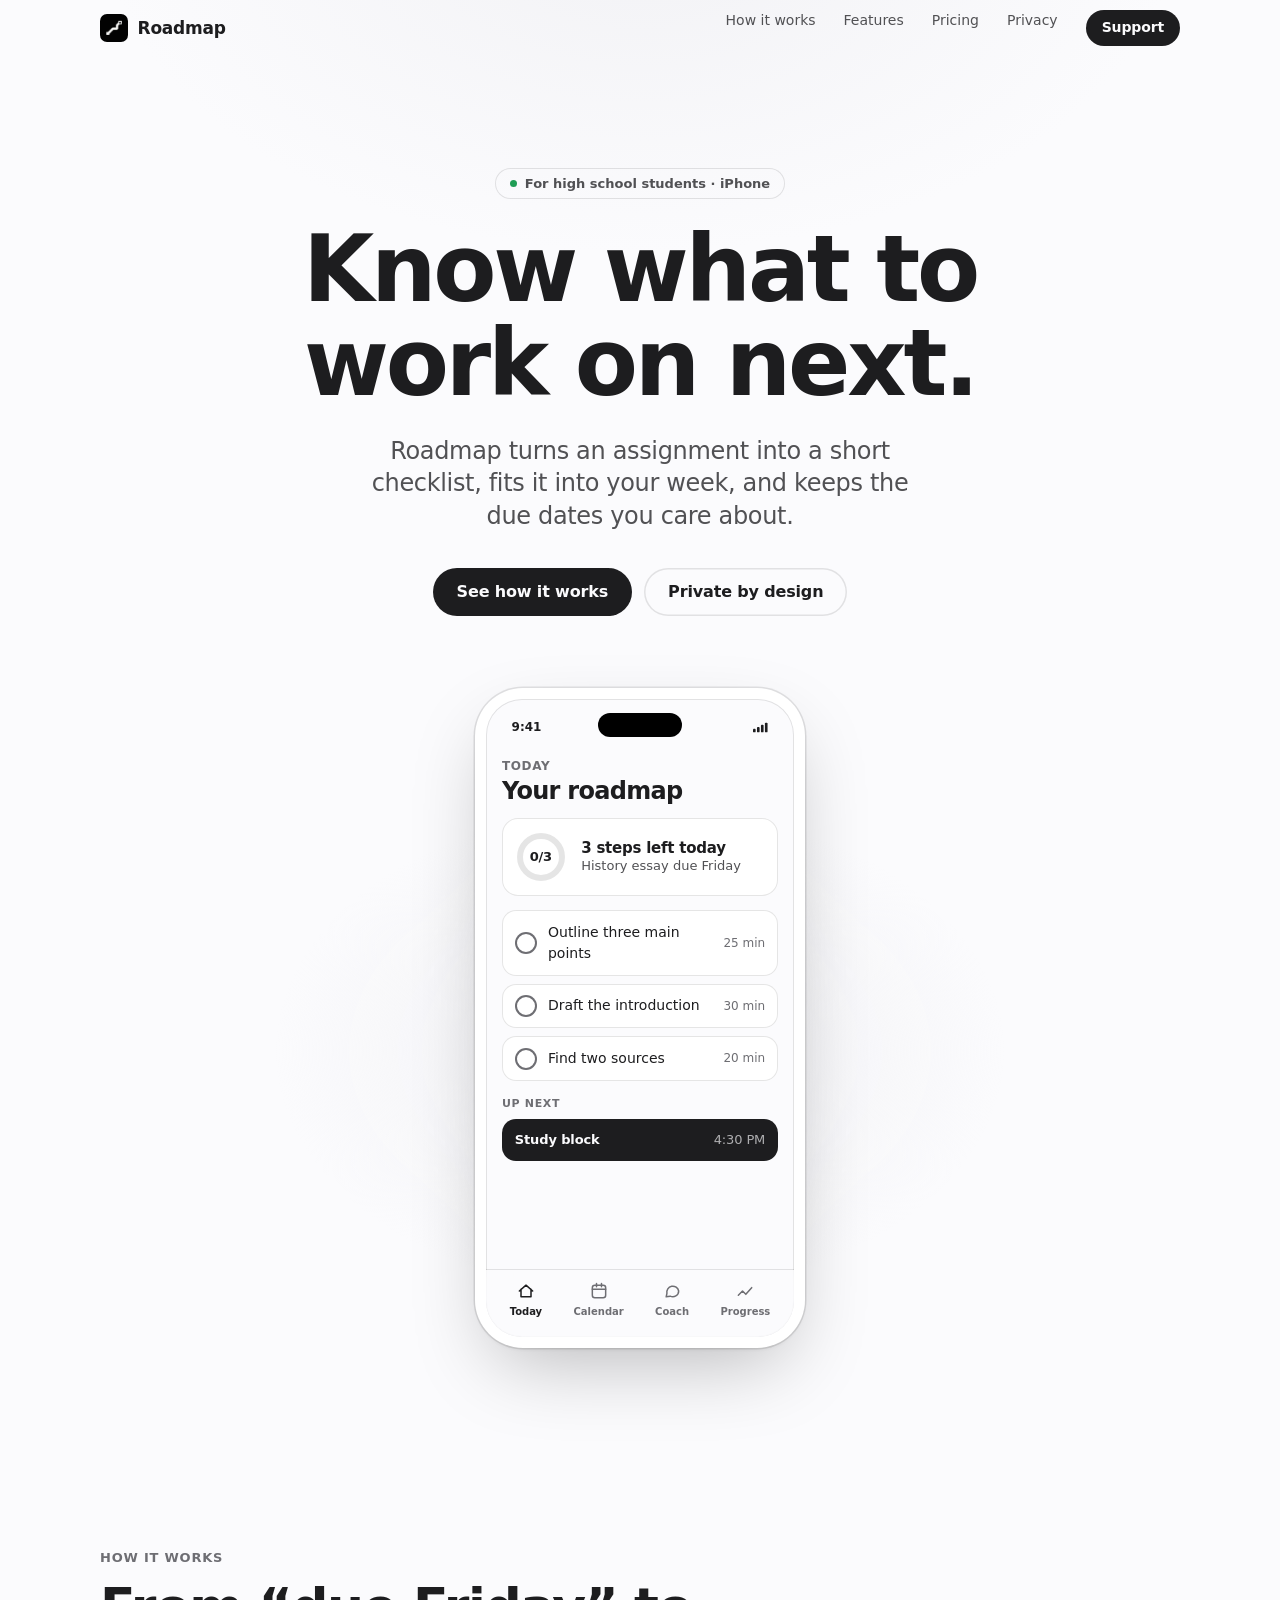
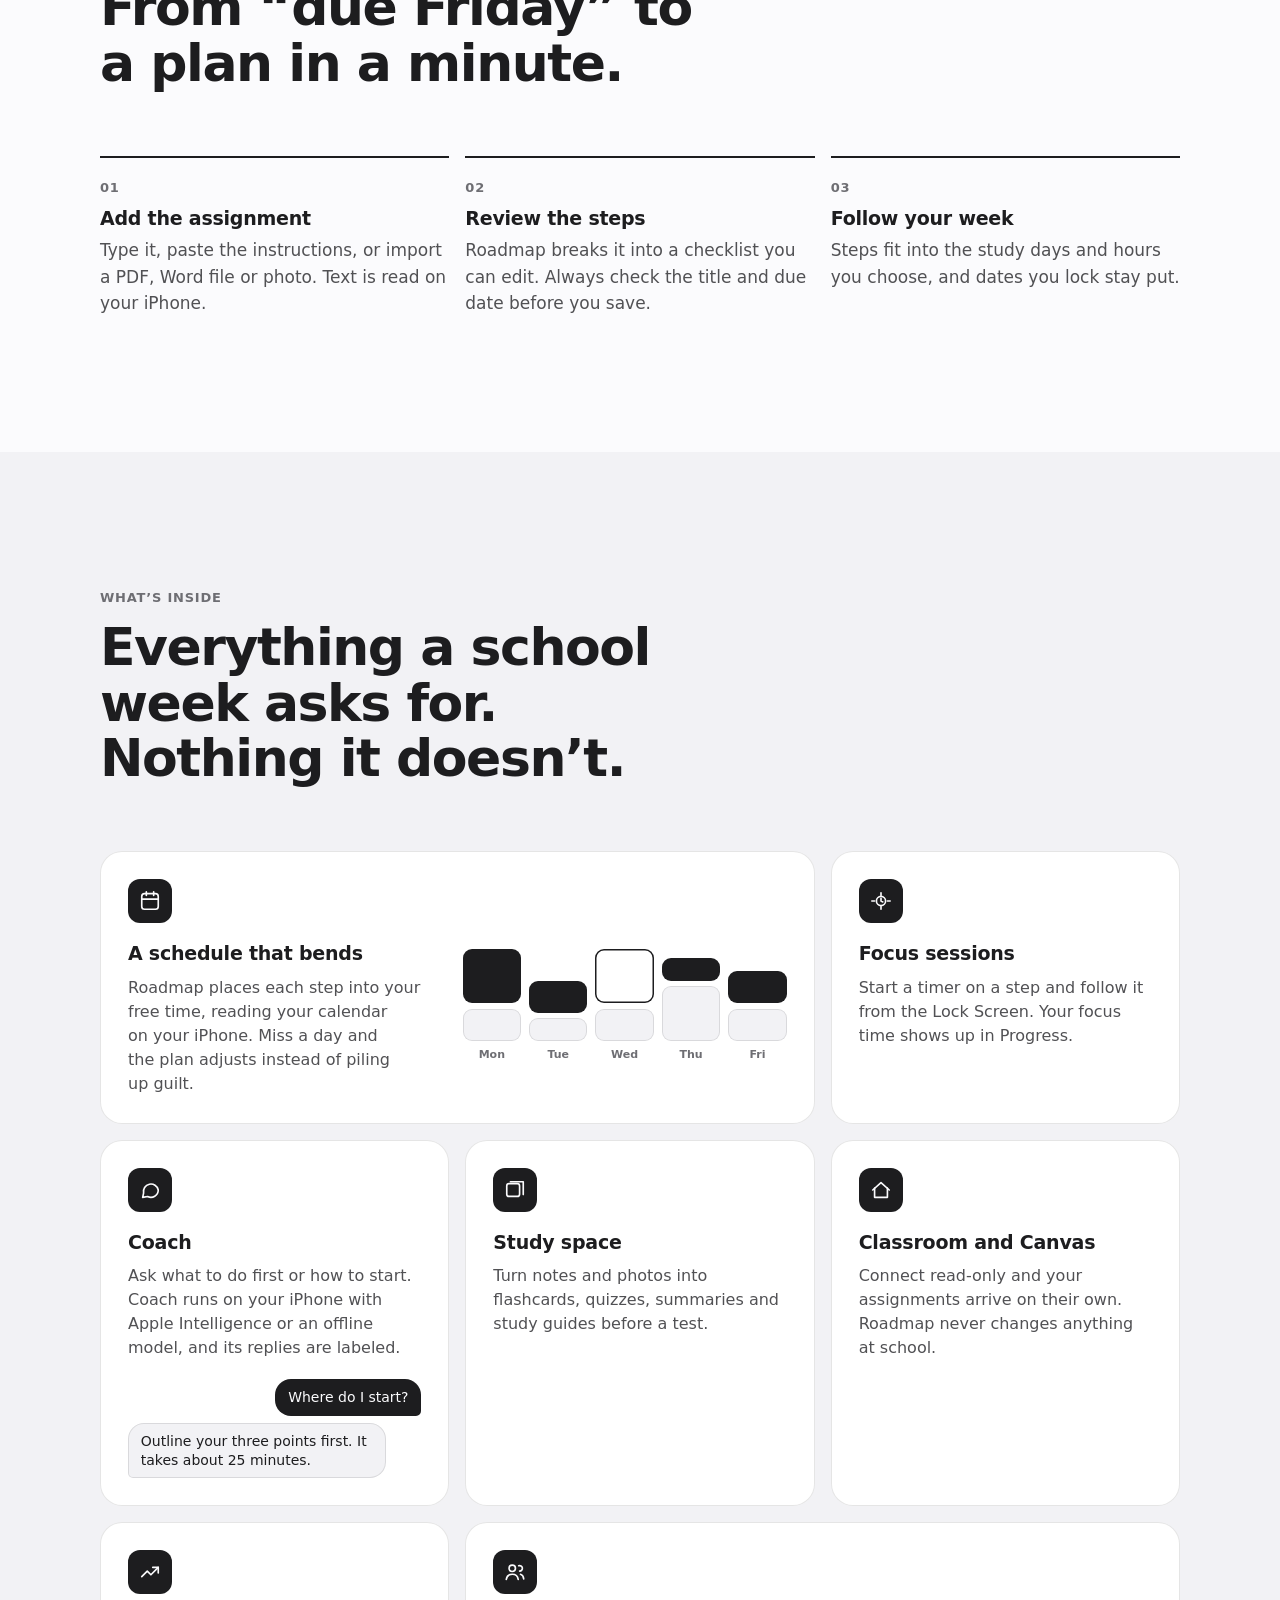
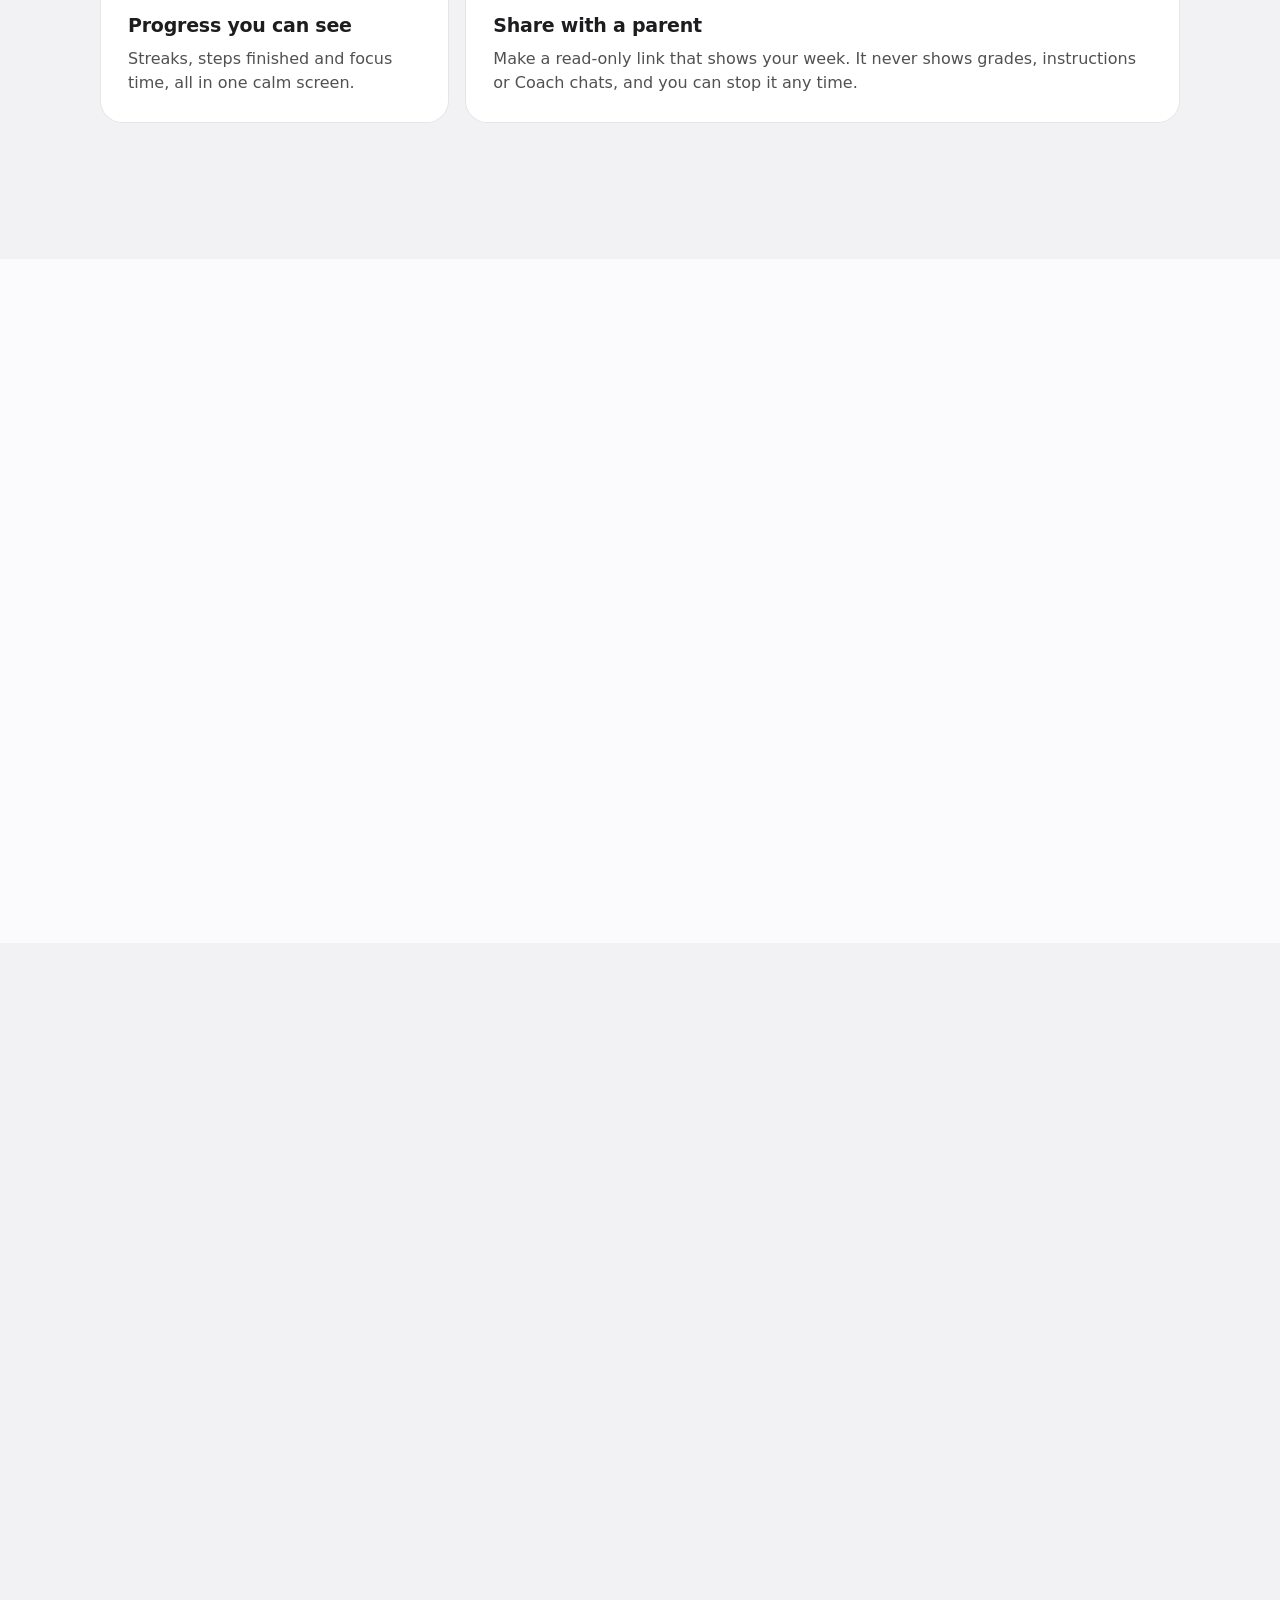
<file: index.html>
<!doctype html>
<html lang="en">
<head>
<meta charset="utf-8">
<meta name="viewport" content="width=device-width, initial-scale=1, viewport-fit=cover">
<title>Roadmap: know what to work on next</title>
<meta name="description" content="Roadmap turns an assignment into a short checklist, fits it into your week, and keeps your due dates. For high school students on iPhone.">
<meta name="theme-color" content="#fbfbfd" media="(prefers-color-scheme: light)">
<meta name="theme-color" content="#000000" media="(prefers-color-scheme: dark)">
<meta property="og:title" content="Roadmap: know what to work on next">
<meta property="og:description" content="Roadmap turns an assignment into a short checklist, fits it into your week, and keeps your due dates. For high school students on iPhone.">
<meta property="og:type" content="website">
<meta property="og:image" content="https://carboy285.github.io/roadmap-site/assets/icon-512.png">
<meta name="twitter:card" content="summary">
<link rel="icon" type="image/png" href="./assets/favicon.png">
<link rel="apple-touch-icon" href="./assets/apple-touch-icon.png">
<style> :root{--bg: #fbfbfd;--bg-2: #f2f2f5;--card: #ffffff;--ink: #1d1d1f;--ink-2: #515154;--ink-3: #6e6e73;--line: rgba(0,0,0,0.1);--glass: rgba(251,251,253,0.72);--done: #1f9d55;--shadow: 0 1px 2px rgba(0,0,0,0.04),0 12px 40px -12px rgba(0,0,0,0.18);--ease: cubic-bezier(0.22,1,0.36,1);--spring: linear(0,0.0476,0.1527,0.2777,0.402,0.5154,0.6135,0.6957,0.7628,0.8167,0.8594,0.8927,0.9186,0.9385,0.9537,0.9653,0.9741,0.9807,0.9856,0.9894,0.9921,0.9942,0.9957,0.9968,0.9977,0.9983,0.9987,0.9991,0.9993,0.9995,0.9996,0.9997,0.9998,0.9999,1);--spring-bounce: linear(0,0.0496,0.1645,0.3064,0.4511,0.5842,0.6985,0.7917,0.8642,0.9182,0.9567,0.9828,0.9994,1.009,1.0137,1.0151,1.0146,1.013,1.0109,1.0086,1.0066,1.0048,1.0034,1.0022,1.0013,1.0007,1.0003,1,0.9999,0.9998,1);--radius: 22px;--max: 1080px;color-scheme: light dark;}@media (prefers-color-scheme: dark){:root{--bg: #000000;--bg-2: #0d0d0f;--card: #1c1c1e;--ink: #f5f5f7;--ink-2: #a1a1a6;--ink-3: #98989d;--line: rgba(255,255,255,0.14);--glass: rgba(0,0,0,0.66);--done: #32d74b;--shadow: 0 1px 2px rgba(0,0,0,0.4),0 20px 50px -16px rgba(0,0,0,0.8);}}*{box-sizing: border-box;margin: 0;}html{-webkit-text-size-adjust: 100%;scroll-behavior: smooth;scroll-padding-top: 5rem;}body{background: var(--bg);color: var(--ink);font: 1.0625rem/1.55 -apple-system,BlinkMacSystemFont,"SF Pro Text",system-ui,"Segoe UI",sans-serif;-webkit-font-smoothing: antialiased;text-rendering: optimizeLegibility;}img,svg{display: block;max-width: 100%;}a{color: inherit;}:focus-visible{outline: 3px solid var(--ink);outline-offset: 3px;border-radius: 8px;}.wrap{width: min(var(--max),100% - 3rem);margin-inline: auto;}.display{font-size: clamp(2.75rem,8vw,5.75rem);line-height: 1.02;letter-spacing: -0.035em;font-weight: 700;font-optical-sizing: auto;text-wrap: balance;}h2.title{font-size: clamp(2rem,5vw,3.25rem);line-height: 1.07;letter-spacing: -0.028em;font-weight: 700;text-wrap: balance;}h3{font-size: 1.1875rem;line-height: 1.25;letter-spacing: -0.012em;font-weight: 650;}.lede{font-size: clamp(1.1875rem,2.4vw,1.5rem);line-height: 1.35;letter-spacing: -0.014em;color: var(--ink-2);text-wrap: pretty;}.eyebrow{font-size: 0.8125rem;font-weight: 600;letter-spacing: 0.06em;text-transform: uppercase;color: var(--ink-3);}.nav{position: sticky;top: 0;z-index: 50;background: transparent;transition: background 300ms var(--ease),box-shadow 300ms var(--ease);}.nav.scrolled{background: var(--glass);-webkit-backdrop-filter: blur(22px) saturate(180%);backdrop-filter: blur(22px) saturate(180%);box-shadow: 0 1px 0 var(--line);}.nav .wrap{display: flex;align-items: center;justify-content: space-between;height: 3.5rem;}.brand{display: flex;align-items: center;gap: 0.6rem;font-weight: 650;letter-spacing: -0.015em;text-decoration: none;}.brand img{width: 28px;height: 28px;border-radius: 7px;}.nav ul{display: flex;gap: 1.75rem;list-style: none;padding: 0;font-size: 0.875rem;}.nav ul a{text-decoration: none;color: var(--ink-2);transition: color 120ms;}.nav ul a:hover,.nav ul a[aria-current]{color: var(--ink);}.nav ul a.btn,.nav ul a.btn:hover{color: var(--bg);}@media (max-width: 640px){.nav ul li:not(:last-child){display: none;}}.btn{display: inline-flex;align-items: center;justify-content: center;gap: 0.5rem;min-height: 3rem;padding: 0 1.5rem;border-radius: 999px;background: var(--ink);color: var(--bg);font: inherit;font-size: 1rem;font-weight: 600;letter-spacing: -0.01em;text-decoration: none;border: 0;cursor: pointer;transition: transform 120ms var(--ease),opacity 120ms;-webkit-tap-highlight-color: transparent;}.btn:hover{opacity: 0.88;}.btn:active{transform: scale(0.96);opacity: 1;}.btn.ghost{background: transparent;color: var(--ink);box-shadow: inset 0 0 0 1.5px var(--line);}.btn.sm{min-height: 2.25rem;padding: 0 1rem;font-size: 0.875rem;}.hero{padding: clamp(3.5rem,9vw,7rem) 0 clamp(2rem,5vw,4rem);text-align: center;overflow-x: clip;}.hero .lede{max-width: 36ch;margin: 1.5rem auto 0;}.hero .cta{display: flex;flex-wrap: wrap;gap: 0.75rem;justify-content: center;margin-top: 2.25rem;}.badge{display: inline-flex;align-items: center;gap: 0.5rem;padding: 0.35rem 0.9rem;border-radius: 999px;font-size: 0.8125rem;font-weight: 600;color: var(--ink-2);box-shadow: inset 0 0 0 1px var(--line);margin-bottom: 1.5rem;}.badge i{width: 7px;height: 7px;border-radius: 50%;background: var(--done);}.stage{margin-top: clamp(2.5rem,6vw,4.5rem);display: grid;place-items: center;position: relative;}.stage::before{content: "";position: absolute;inset: 20% 8% 0;background: radial-gradient(60% 60% at 50% 40%,var(--bg-2),transparent 75%);z-index: -1;}.phone{width: min(330px,82vw);aspect-ratio: 9 / 18;background: var(--card);border-radius: 48px;padding: 11px;box-shadow: 0 0 0 1.5px var(--line),0 2px 4px rgba(0,0,0,.05),0 30px 80px -20px rgba(0,0,0,.28);margin-bottom: 0;text-align: left;will-change: transform;}.screen{position: relative;height: 100%;border-radius: 36px;background: var(--bg);padding: 0.9rem 1rem 0;overflow: hidden;box-shadow: inset 0 0 0 1px var(--line);}.island{width: 84px;height: 24px;border-radius: 99px;background: #000;margin: 0 auto 0.5rem;}.status{display: flex;justify-content: space-between;align-items: center;font-size: 0.75rem;font-weight: 600;padding: 0 0.6rem;margin: -1.9rem 0 1.1rem;height: 1.5rem;}.status svg{width: 15px;height: 11px;fill: var(--ink);}.next{margin-top: 0.9rem;font-size: 0.8125rem;}.next .eyebrow{font-size: 0.6875rem;margin-bottom: 0.4rem;}.next div{display: flex;justify-content: space-between;padding: 0.7rem 0.8rem;border-radius: 14px;background: var(--ink);color: var(--bg);font-weight: 600;letter-spacing: -0.01em;}.next span{opacity: 0.65;font-weight: 500;}.tabs{position: absolute;left: 0;right: 0;bottom: 0;display: flex;justify-content: space-around;padding: 0.7rem 0.5rem 1.1rem;background: var(--glass);-webkit-backdrop-filter: blur(18px) saturate(180%);backdrop-filter: blur(18px) saturate(180%);box-shadow: 0 -1px 0 var(--line);font-size: 0.625rem;font-weight: 600;color: var(--ink-3);}.tabs span{display: grid;justify-items: center;gap: 0.2rem;}.tabs svg{width: 20px;height: 20px;stroke: currentColor;fill: none;stroke-width: 1.8;stroke-linecap: round;stroke-linejoin: round;}.tabs .on{color: var(--ink);}.screen .date{font-size: 0.75rem;font-weight: 600;letter-spacing: 0.05em;text-transform: uppercase;color: var(--ink-3);}.screen h4{font-size: 1.5rem;letter-spacing: -0.03em;line-height: 1.1;margin: 0.15rem 0 0.9rem;}.ring-row{display: flex;align-items: center;gap: 0.9rem;padding: 0.8rem;border-radius: 16px;background: var(--card);box-shadow: inset 0 0 0 1px var(--line);}.ring{position: relative;width: 52px;height: 52px;flex: none;}.ring svg{width: 100%;height: 100%;transform: rotate(-90deg);}.ring circle{fill: none;stroke-width: 6;}.ring .track{stroke: var(--line);}.ring .fill{stroke: var(--ink);stroke-linecap: round;transition: stroke-dashoffset 600ms var(--ease);}.ring b{position: absolute;inset: 0;display: grid;place-items: center;font-size: 0.8125rem;letter-spacing: -0.02em;}.ring-row p{font-size: 0.8125rem;line-height: 1.3;color: var(--ink-2);}.ring-row p strong{display: block;color: var(--ink);font-size: 0.9375rem;letter-spacing: -0.015em;}.steps{list-style: none;padding: 0;margin-top: 0.9rem;display: grid;gap: 0.5rem;}.step{display: flex;align-items: center;gap: 0.7rem;width: 100%;padding: 0.7rem 0.8rem;border: 0;border-radius: 14px;background: var(--card);box-shadow: inset 0 0 0 1px var(--line);color: var(--ink);font: inherit;font-size: 0.875rem;text-align: left;cursor: pointer;transition: transform 120ms var(--ease);-webkit-tap-highlight-color: transparent;}.step:active{transform: scale(0.97);}.step .box{width: 22px;height: 22px;border-radius: 50%;flex: none;box-shadow: inset 0 0 0 2px var(--ink-3);display: grid;place-items: center;transition: background 200ms,box-shadow 200ms;}.step .box svg{width: 12px;height: 12px;stroke: var(--bg);stroke-width: 3.4;fill: none;stroke-linecap: round;stroke-linejoin: round;stroke-dasharray: 20;stroke-dashoffset: 20;transition: stroke-dashoffset 280ms var(--ease) 60ms;}.step[aria-pressed="true"] .box{background: var(--done);box-shadow: none;}.step[aria-pressed="true"] .box svg{stroke: #fff;stroke-dashoffset: 0;}.step[aria-pressed="true"] .t{color: var(--ink-3);text-decoration: line-through;text-decoration-color: var(--ink-3);}.step small{margin-left: auto;color: var(--ink-3);font-size: 0.75rem;white-space: nowrap;}.hint{margin-top: 1rem;font-size: 0.8125rem;color: var(--ink-3);}section{padding: clamp(4.5rem,11vw,8.5rem) 0;}.head{max-width: 40rem;margin-bottom: clamp(2.5rem,6vw,4rem);}.head .lede{margin-top: 1rem;}.head .eyebrow{margin-bottom: 0.75rem;}.center{text-align: center;margin-inline: auto;}.alt{background: var(--bg-2);}.grid{display: grid;gap: 1rem;grid-template-columns: repeat(auto-fit,minmax(min(100%,17rem),1fr));}.card{background: var(--card);border-radius: var(--radius);padding: 1.75rem;box-shadow: inset 0 0 0 1px var(--line);display: flex;flex-direction: column;gap: 0.6rem;}.card p{color: var(--ink-2);font-size: 1rem;line-height: 1.5;text-wrap: pretty;}.card .ico{width: 44px;height: 44px;border-radius: 12px;display: grid;place-items: center;background: var(--ink);color: var(--bg);margin-bottom: 0.6rem;}.card .ico svg{width: 22px;height: 22px;stroke: currentColor;fill: none;stroke-width: 1.8;stroke-linecap: round;stroke-linejoin: round;}.card.wide{grid-column: 1 / -1;}@media (min-width: 900px){.card.wide{grid-column: span 2;}}.flow{display: grid;gap: 1rem;grid-template-columns: repeat(auto-fit,minmax(min(100%,15rem),1fr));counter-reset: n;}.flow li{list-style: none;counter-increment: n;padding-top: 1.25rem;border-top: 2px solid var(--ink);}.flow li::before{content: "0" counter(n);display: block;font-size: 0.8125rem;font-weight: 700;color: var(--ink-3);letter-spacing: 0.06em;margin-bottom: 0.6rem;}.flow p{color: var(--ink-2);margin-top: 0.4rem;}.flow{padding: 0;}.privacy{display: grid;gap: clamp(2rem,5vw,4rem);grid-template-columns: repeat(auto-fit,minmax(min(100%,22rem),1fr));align-items: center;}.facts{list-style: none;padding: 0;display: grid;gap: 0;}.facts li{display: flex;gap: 1rem;padding: 1.1rem 0;border-top: 1px solid var(--line);}.facts li:last-child{border-bottom: 1px solid var(--line);}.facts svg{width: 22px;height: 22px;flex: none;margin-top: 0.2rem;stroke: var(--done);fill: none;stroke-width: 2.4;stroke-linecap: round;stroke-linejoin: round;}.facts strong{display: block;letter-spacing: -0.01em;}.facts span{color: var(--ink-2);font-size: 1rem;}.plans{display: grid;gap: 1rem;grid-template-columns: repeat(auto-fit,minmax(min(100%,19rem),1fr));max-width: 52rem;margin-inline: auto;}.plan{background: var(--card);border-radius: var(--radius);padding: 2rem;box-shadow: inset 0 0 0 1px var(--line);display: flex;flex-direction: column;gap: 1rem;}.plan.pro{background: var(--ink);color: var(--bg);box-shadow: none;}.plan .price{font-size: 2.75rem;line-height: 1;letter-spacing: -0.035em;font-weight: 700;}.plan .price small{font-size: 1rem;font-weight: 500;letter-spacing: 0;opacity: 0.6;}.plan ul{list-style: none;padding: 0;display: grid;gap: 0.6rem;font-size: 1rem;}.plan li{display: flex;gap: 0.6rem;}.plan li::before{content: "";width: 6px;height: 6px;border-radius: 50%;background: currentColor;opacity: 0.5;margin-top: 0.65rem;flex: none;}.fine{text-align: center;color: var(--ink-3);font-size: 0.875rem;max-width: 40rem;margin: 1.5rem auto 0;text-wrap: pretty;}.faq{max-width: 44rem;margin-inline: auto;}details{border-top: 1px solid var(--line);}details:last-child{border-bottom: 1px solid var(--line);}summary{list-style: none;cursor: pointer;padding: 1.25rem 0;font-weight: 600;letter-spacing: -0.012em;display: flex;justify-content: space-between;gap: 1rem;align-items: center;}summary::-webkit-details-marker{display: none;}summary::after{content: "";width: 10px;height: 10px;border-right: 2px solid var(--ink-3);border-bottom: 2px solid var(--ink-3);transform: rotate(45deg);transition: transform 280ms var(--ease);flex: none;margin-right: 4px;}details[open] summary::after{transform: rotate(-135deg);}details p{padding: 0 0 1.4rem;color: var(--ink-2);max-width: 40rem;text-wrap: pretty;}.closer{text-align: center;}.closer .icon{width: 96px;height: 96px;margin: 0 auto 2rem;border-radius: 22px;box-shadow: var(--shadow);}.closer .lede{margin: 1rem auto 2rem;max-width: 30ch;}footer{padding: 2.5rem 0 3rem;font-size: 0.875rem;color: var(--ink-3);box-shadow: 0 -1px 0 var(--line);}footer .wrap{display: flex;flex-wrap: wrap;justify-content: space-between;gap: 1rem 2rem;}footer nav{display: flex;flex-wrap: wrap;gap: 0.5rem 1.5rem;}footer a{text-decoration: none;color: var(--ink-2);}footer a:hover{color: var(--ink);text-decoration: underline;}.doc{max-width: 42rem;margin-inline: auto;padding: clamp(3rem,8vw,6rem) 0;}.doc h1{font-size: clamp(2.25rem,6vw,3.5rem);line-height: 1.04;letter-spacing: -0.035em;font-weight: 700;text-wrap: balance;}.doc .meta{color: var(--ink-3);margin: 0.75rem 0 2.5rem;}.doc h2{font-size: 1.5rem;line-height: 1.2;letter-spacing: -0.022em;margin: 2.75rem 0 0.75rem;}.doc p,.doc li{color: var(--ink-2);text-wrap: pretty;}.doc p{margin-bottom: 1rem;}.doc ul{padding-left: 1.25rem;margin-bottom: 1rem;display: grid;gap: 0.6rem;}.doc strong{color: var(--ink);font-weight: 600;}.doc a{text-underline-offset: 3px;}.doc .toc{display: flex;flex-wrap: wrap;gap: 0.5rem;margin: 0 0 2.5rem;}.doc .toc a{text-decoration: none;font-size: 0.875rem;padding: 0.4rem 0.9rem;border-radius: 99px;box-shadow: inset 0 0 0 1px var(--line);color: var(--ink-2);}.doc .toc a[aria-current]{background: var(--ink);color: var(--bg);box-shadow: none;}.js .reveal{opacity: 0;transform: translateY(18px);transition: opacity 700ms var(--ease),transform 700ms var(--ease);transition-delay: var(--d,0ms);}.js .reveal.in{opacity: 1;transform: none;}html{scroll-behavior: smooth;}body{overflow-x: clip;}section + section,footer{content-visibility: auto;contain-intrinsic-size: auto 720px;}.hero{position: relative;}.hero::before{content: "";position: absolute;inset: -10% -10% auto;height: 70%;z-index: -1;pointer-events: none;background: radial-gradient(50% 50% at 50% 0%,var(--bg-2),transparent 70%);}.stage::before{inset: 10% 0 0;background: radial-gradient(45% 55% at 50% 50%,var(--bg-2),transparent 75%);}.hero .display{animation: arrive 900ms var(--spring) both;}.hero .lede{animation: arrive 900ms var(--spring) 90ms both;}.hero .cta,.hero .badge{animation: arrive 900ms var(--spring) 160ms both;}.stage{animation: arrive 1100ms var(--spring) 240ms both;}@keyframes arrive{from{opacity: 0;transform: translateY(24px);}}@supports (animation-timeline: scroll()){.phone{animation: drift linear both;animation-timeline: scroll(root);animation-range: 0 60vh;}@keyframes drift{to{transform: translateY(-36px) scale(0.97);}}}.card{transition: transform 500ms var(--spring),box-shadow 300ms;}@media (hover: hover) and (pointer: fine){.card:hover{transform: translateY(-4px);box-shadow: inset 0 0 0 1px var(--line),var(--shadow);}}.card:active{transform: scale(0.985);transition-duration: 120ms;}.card.split{overflow: hidden;}.card.split .chat{margin-top: auto;padding-top: 0.6rem;}@media (min-width: 700px){.card.wide.split{flex-direction: row;align-items: center;gap: 2.5rem;}.card.wide.split > div:first-child{flex: 1;display: grid;gap: 0.6rem;}}.week{display: grid;grid-template-columns: repeat(5,1fr);gap: 0.5rem;flex: 1.1;width: 100%;min-height: 9.5rem;align-items: end;}.week div{display: grid;gap: 0.35rem;align-content: end;font-size: 0.6875rem;font-weight: 600;color: var(--ink-3);text-align: center;}.week i{display: block;border-radius: 9px;background: var(--bg-2);box-shadow: inset 0 0 0 1px var(--line);}.week i.a{height: 2rem;}.week i.b{height: 3.4rem;}.week i.c{height: 1.4rem;}.week i.on{background: var(--ink);box-shadow: none;}.week i.lock{background: transparent;box-shadow: inset 0 0 0 1.5px var(--ink);}.chat{display: grid;gap: 0.45rem;font-size: 0.875rem;line-height: 1.35;}.chat span{padding: 0.55rem 0.8rem;border-radius: 16px;max-width: 88%;}.chat .me{justify-self: end;background: var(--ink);color: var(--bg);border-bottom-right-radius: 5px;}.chat .ai{background: var(--bg-2);color: var(--ink);border-bottom-left-radius: 5px;box-shadow: inset 0 0 0 1px var(--line);}.js .reveal{transition: opacity 600ms var(--ease),transform 900ms var(--spring);transition-delay: var(--d,0ms);}.btn{transition: transform 400ms var(--spring),opacity 120ms;}.btn:active{transition-duration: 90ms;}.step{transition: transform 400ms var(--spring);}.step:active{transition-duration: 90ms;}.step .box{transition: background 200ms,box-shadow 200ms,transform 500ms var(--spring-bounce);}.step[aria-pressed="true"] .box{animation: pop 500ms var(--spring-bounce);}@keyframes pop{from{transform: scale(0.7);}}summary{transition: color 120ms;}summary:hover{color: var(--ink-2);}details > p{animation: arrive 500ms var(--spring) both;}@media (prefers-reduced-motion: reduce){.hero .display,.hero .lede,.hero .cta,.hero .badge,.stage,details > p,.step[aria-pressed="true"] .box{animation: none;}.phone{animation: none;}.card,.card:hover,.card:active{transform: none;}html{scroll-behavior: auto;}.js .reveal{transform: none;transition: opacity 200ms;}.ring .fill,.step .box svg,summary::after{transition: none;}.btn:active,.step:active{transform: none;}}@media (prefers-reduced-transparency: reduce){.nav,.nav.scrolled{background: var(--bg);-webkit-backdrop-filter: none;backdrop-filter: none;}}@media (prefers-contrast: more){:root{--line: rgba(128,128,128,0.7);--ink-2: var(--ink);--ink-3: var(--ink-2);}}</style>
</head>
<body>
<nav class="nav" aria-label="Main">
  <div class="wrap">
    <a class="brand" href="./"><img src="./assets/favicon.png" alt="" width="28" height="28">Roadmap</a>
    <ul><li><a href="./#how">How it works</a></li><li><a href="./#features">Features</a></li><li><a href="./#pricing">Pricing</a></li><li><a href="./#privacy">Privacy</a></li><li><a class="btn sm" href="./support/">Support</a></li></ul>
  </div>
</nav>
<main>
<header class="hero">
  <div class="wrap">
    <p class="badge"><i></i>For high school students · iPhone</p>
    <h1 class="display">Know what to<br>work on next.</h1>
    <p class="lede">Roadmap turns an assignment into a short checklist, fits it into your week, and keeps the due dates you care about.</p>
    <div class="cta">
      <a class="btn" href="#how">See how it works</a>
      <a class="btn ghost" href="#privacy">Private by design</a>
    </div>
    <div class="stage" aria-label="Roadmap Today screen. Tap a step to check it off.">
      <div class="phone">
        <div class="screen">
          <div class="island"></div>
          <div class="status" aria-hidden="true"><span>9:41</span><svg viewBox="0 0 17 11"><rect x="0" y="7" width="3" height="4" rx="1"/><rect x="4.5" y="5" width="3" height="6" rx="1"/><rect x="9" y="2.5" width="3" height="8.5" rx="1"/><rect x="13.5" y="0" width="3" height="11" rx="1"/></svg></div>
          <p class="date">Today</p>
          <h4>Your roadmap</h4>
          <div class="ring-row">
            <div class="ring" aria-hidden="true">
              <svg viewBox="0 0 52 52"><circle class="track" cx="26" cy="26" r="21"/><circle class="fill" cx="26" cy="26" r="21"/></svg>
              <b>0/3</b>
            </div>
            <p><strong data-left>3 steps left today</strong>History essay due Friday</p>
          </div>
          <ul class="steps">
            <li><button class="step" type="button" aria-pressed="false"><span class="box"><svg viewBox="0 0 12 12"><path d="M2 6.5l2.5 2.5L10 3"/></svg></span><span class="t">Outline three main points</span><small>25 min</small></button></li>
            <li><button class="step" type="button" aria-pressed="false"><span class="box"><svg viewBox="0 0 12 12"><path d="M2 6.5l2.5 2.5L10 3"/></svg></span><span class="t">Draft the introduction</span><small>30 min</small></button></li>
            <li><button class="step" type="button" aria-pressed="false"><span class="box"><svg viewBox="0 0 12 12"><path d="M2 6.5l2.5 2.5L10 3"/></svg></span><span class="t">Find two sources</span><small>20 min</small></button></li>
          </ul>
          <div class="next"><p class="eyebrow">Up next</p><div>Study block <span>4:30 PM</span></div></div>
          <div class="tabs" aria-hidden="true">
            <span class="on"><svg viewBox="0 0 24 24"><path d="M4 12l8-7 8 7M6 10v9h12v-9"/></svg>Today</span>
            <span><svg viewBox="0 0 24 24"><rect x="4" y="5" width="16" height="15" rx="3"/><path d="M4 10h16M9 3v4M15 3v4"/></svg>Calendar</span>
            <span><svg viewBox="0 0 24 24"><path d="M20 12a7 7 0 0 1-10.2 6.2L5 19l.9-4.2A7 7 0 1 1 20 12z"/></svg>Coach</span>
            <span><svg viewBox="0 0 24 24"><path d="M4 17l5-5 4 4 7-8"/></svg>Progress</span>
          </div>
        </div>
      </div>
    </div>
  </div>
</header>

<section id="how">
  <div class="wrap">
    <div class="head reveal">
      <p class="eyebrow">How it works</p>
      <h2 class="title">From “due Friday” to a plan in a minute.</h2>
    </div>
    <ol class="flow">
      <li class="reveal"><h3>Add the assignment</h3><p>Type it, paste the instructions, or import a PDF, Word file or photo. Text is read on your iPhone.</p></li>
      <li class="reveal" style="--d:90ms"><h3>Review the steps</h3><p>Roadmap breaks it into a checklist you can edit. Always check the title and due date before you save.</p></li>
      <li class="reveal" style="--d:180ms"><h3>Follow your week</h3><p>Steps fit into the study days and hours you choose, and dates you lock stay put.</p></li>
    </ol>
  </div>
</section>

<section class="alt" id="features">
  <div class="wrap">
    <div class="head reveal">
      <p class="eyebrow">What’s inside</p>
      <h2 class="title">Everything a school week asks for. Nothing it doesn’t.</h2>
    </div>
    <div class="grid">
      <article class="card wide split reveal">
        <div>
          <div class="ico"><svg viewBox="0 0 24 24"><rect x="3" y="4" width="18" height="17" rx="3"/><path d="M8 2v4M16 2v4M3 10h18"/></svg></div>
          <h3>A schedule that bends</h3>
          <p>Roadmap places each step into your free time, reading your calendar on your iPhone. Miss a day and the plan adjusts instead of piling up guilt.</p>
        </div>
        <div class="week" aria-hidden="true">
          <div><i class="b on"></i><i class="a"></i>Mon</div>
          <div><i class="a on"></i><i class="c"></i>Tue</div>
          <div><i class="b lock"></i><i class="a"></i>Wed</div>
          <div><i class="c on"></i><i class="b"></i>Thu</div>
          <div><i class="a on"></i><i class="a"></i>Fri</div>
        </div>
      </article>
      <article class="card reveal" style="--d:80ms">
        <div class="ico"><svg viewBox="0 0 24 24"><path d="M12 3v3M12 18v3M5 12H2M22 12h-3"/><circle cx="12" cy="12" r="5"/><path d="M12 9v3l2 1"/></svg></div>
        <h3>Focus sessions</h3>
        <p>Start a timer on a step and follow it from the Lock Screen. Your focus time shows up in Progress.</p>
      </article>
      <article class="card split reveal">
        <div class="ico"><svg viewBox="0 0 24 24"><path d="M21 12a8 8 0 0 1-11.6 7.1L4 20l1-4.6A8 8 0 1 1 21 12z"/></svg></div>
        <h3>Coach</h3>
        <p>Ask what to do first or how to start. Coach runs on your iPhone with Apple Intelligence or an offline model, and its replies are labeled.</p>
      <div class="chat" aria-hidden="true"><span class="me">Where do I start?</span><span class="ai">Outline your three points first. It takes about 25 minutes.</span></div>
      </article>
      <article class="card reveal" style="--d:80ms">
        <div class="ico"><svg viewBox="0 0 24 24"><rect x="3" y="5" width="14" height="14" rx="2.5"/><path d="M7 3h14v14"/></svg></div>
        <h3>Study space</h3>
        <p>Turn notes and photos into flashcards, quizzes, summaries and study guides before a test.</p>
      </article>
      <article class="card reveal" style="--d:160ms">
        <div class="ico"><svg viewBox="0 0 24 24"><path d="M3 12l9-8 9 8"/><path d="M5 10v10h14V10"/></svg></div>
        <h3>Classroom and Canvas</h3>
        <p>Connect read-only and your assignments arrive on their own. Roadmap never changes anything at school.</p>
      </article>
      <article class="card reveal">
        <div class="ico"><svg viewBox="0 0 24 24"><path d="M3 17l6-6 4 4 8-8"/><path d="M15 7h6v6"/></svg></div>
        <h3>Progress you can see</h3>
        <p>Streaks, steps finished and focus time, all in one calm screen.</p>
      </article>
      <article class="card wide reveal" style="--d:80ms">
        <div class="ico"><svg viewBox="0 0 24 24"><circle cx="9" cy="8" r="3.5"/><path d="M2.5 20c.5-3.5 3-5.5 6.5-5.5s6 2 6.5 5.5"/><path d="M17 11a3 3 0 1 0-1-5.8M18 14.5c2 .5 3.2 2.3 3.5 5"/></svg></div>
        <h3>Share with a parent</h3>
        <p>Make a read-only link that shows your week. It never shows grades, instructions or Coach chats, and you can stop it any time.</p>
      </article>
    </div>
  </div>
</section>

<section id="privacy">
  <div class="wrap privacy">
    <div class="reveal">
      <p class="eyebrow">Privacy</p>
      <h2 class="title" style="margin-top:.75rem">Your homework is your business.</h2>
      <p class="lede" style="margin-top:1rem">Roadmap works without an account, and the smart parts run on your iPhone first.</p>
      <p style="margin-top:2rem"><a class="btn" href="privacy/">Read the Privacy Policy</a></p>
    </div>
    <ul class="facts reveal" style="--d:100ms">
      <li><svg viewBox="0 0 24 24"><path d="M5 12.5l4.5 4.5L19 7"/></svg><div><strong>No ads. No tracking.</strong><span>No third-party analytics, and we never sell your information.</span></div></li>
      <li><svg viewBox="0 0 24 24"><path d="M5 12.5l4.5 4.5L19 7"/></svg><div><strong>On-device first</strong><span>Photos, scans and files are read on your iPhone and stay there.</span></div></li>
      <li><svg viewBox="0 0 24 24"><path d="M5 12.5l4.5 4.5L19 7"/></svg><div><strong>Cloud AI is off until you say so</strong><span>It is an opt-in setting, and replies that used it are labeled.</span></div></li>
      <li><svg viewBox="0 0 24 24"><path d="M5 12.5l4.5 4.5L19 7"/></svg><div><strong>Delete everything in Settings</strong><span>One step removes your plan, connections and share links.</span></div></li>
    </ul>
  </div>
</section>

<section class="alt" id="pricing">
  <div class="wrap">
    <div class="head center reveal">
      <p class="eyebrow">Pricing</p>
      <h2 class="title">Free to plan. Pro when you want more.</h2>
    </div>
    <div class="plans">
      <div class="plan reveal">
        <h3>Roadmap</h3>
        <p class="price">Free</p>
        <ul>
          <li>Planner, scheduler and calendar</li>
          <li>Imports with on-device reading</li>
          <li>Progress, focus sessions and reminders</li>
          <li>Coach with a daily limit</li>
        </ul>
      </div>
      <div class="plan pro reveal" style="--d:90ms">
        <h3>Roadmap Pro</h3>
        <p class="price">$4.99 <small>per month</small></p>
        <p style="opacity:.7;margin-top:-.5rem">or $29.99 per year</p>
        <ul>
          <li>Higher Coach limits</li>
          <li>Coach can propose plan changes for you to review</li>
          <li>Optional cloud AI for longer study material</li>
          <li>Artwork for study guides</li>
        </ul>
      </div>
    </div>
    <p class="fine">Pro renews automatically through your Apple ID until you cancel at least 24 hours before the renewal date. The yearly plan can include a free trial, shown in the app when you’re eligible. Manage it in Settings on your iPhone. <a href="terms/">Terms</a></p>
  </div>
</section>

<section id="faq">
  <div class="wrap">
    <div class="head center reveal"><h2 class="title">Questions</h2></div>
    <div class="faq reveal">
      <details><summary>Who is Roadmap for?</summary><p>High school students, 13 and older. If you’re under 18, get a parent or guardian’s permission to subscribe.</p></details>
      <details><summary>Do I need an account?</summary><p>No. The planner works on your iPhone without one. An account adds syncing, Classroom and Canvas, and sharing.</p></details>
      <details><summary>Which iPhones work?</summary><p>iPhones with iOS 17 or later. Apple Intelligence needs iOS 26 and a supported device. Without it, Roadmap can download a small offline model, or you can plan by hand.</p></details>
      <details><summary>Will Coach do my homework?</summary><p>No. Roadmap suggests how to work through an assignment, and following your school’s academic integrity rules is up to you. AI can be wrong, so check dates against your teacher’s instructions.</p></details>
      <details><summary>How do I delete my data?</summary><p>Open Settings, then Account, then Delete Roadmap account. Details are in the <a href="privacy/">Privacy Policy</a>.</p></details>
    </div>
  </div>
</section>

<section class="alt closer">
  <div class="wrap reveal">
    <img class="icon" src="assets/icon-192.png" alt="Roadmap app icon" width="96" height="96" loading="lazy" decoding="async">
    <h2 class="title">Coming to the App Store.</h2>
    <p class="lede">Roadmap for iPhone. Free to start.</p>
    <a class="btn" href="support/">Get in touch</a>
  </div>
</section>

</main>
<footer>
  <div class="wrap">
    <span>© 2026 Roadmap. Not affiliated with or endorsed by Apple, Google, Instructure or your school. Apple, iPhone, App Store and Apple Intelligence are trademarks of Apple Inc. Google and Google Classroom are trademarks of Google LLC. Canvas is a trademark of Instructure, Inc.</span>
    <nav aria-label="Footer"><a href="./privacy/">Privacy</a><a href="./terms/">Terms</a><a href="./eula/">License</a><a href="./licenses/">Open source</a><a href="./support/">Support</a></nav>
  </div>
</footer>
<script src="./assets/config.js" defer></script>
<script src="./assets/site.js" defer></script>
</body>
</html>
</file>
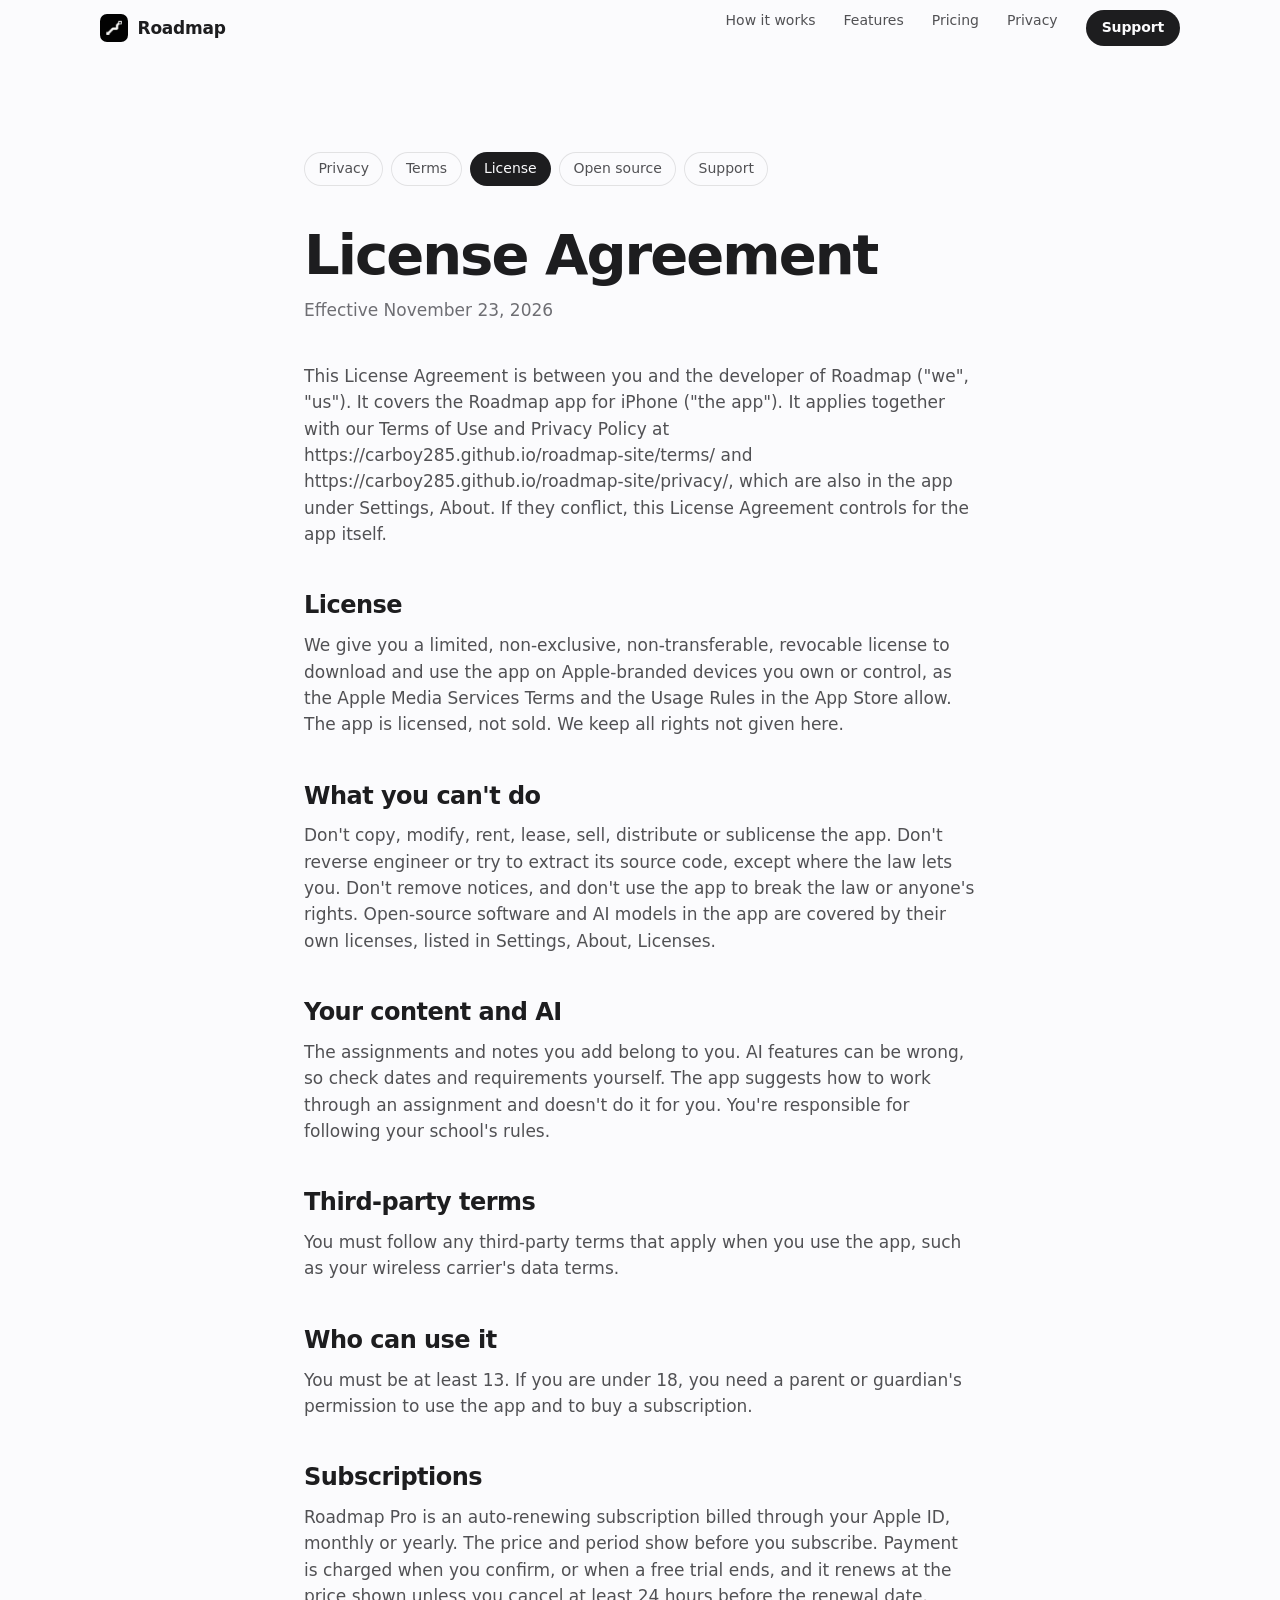
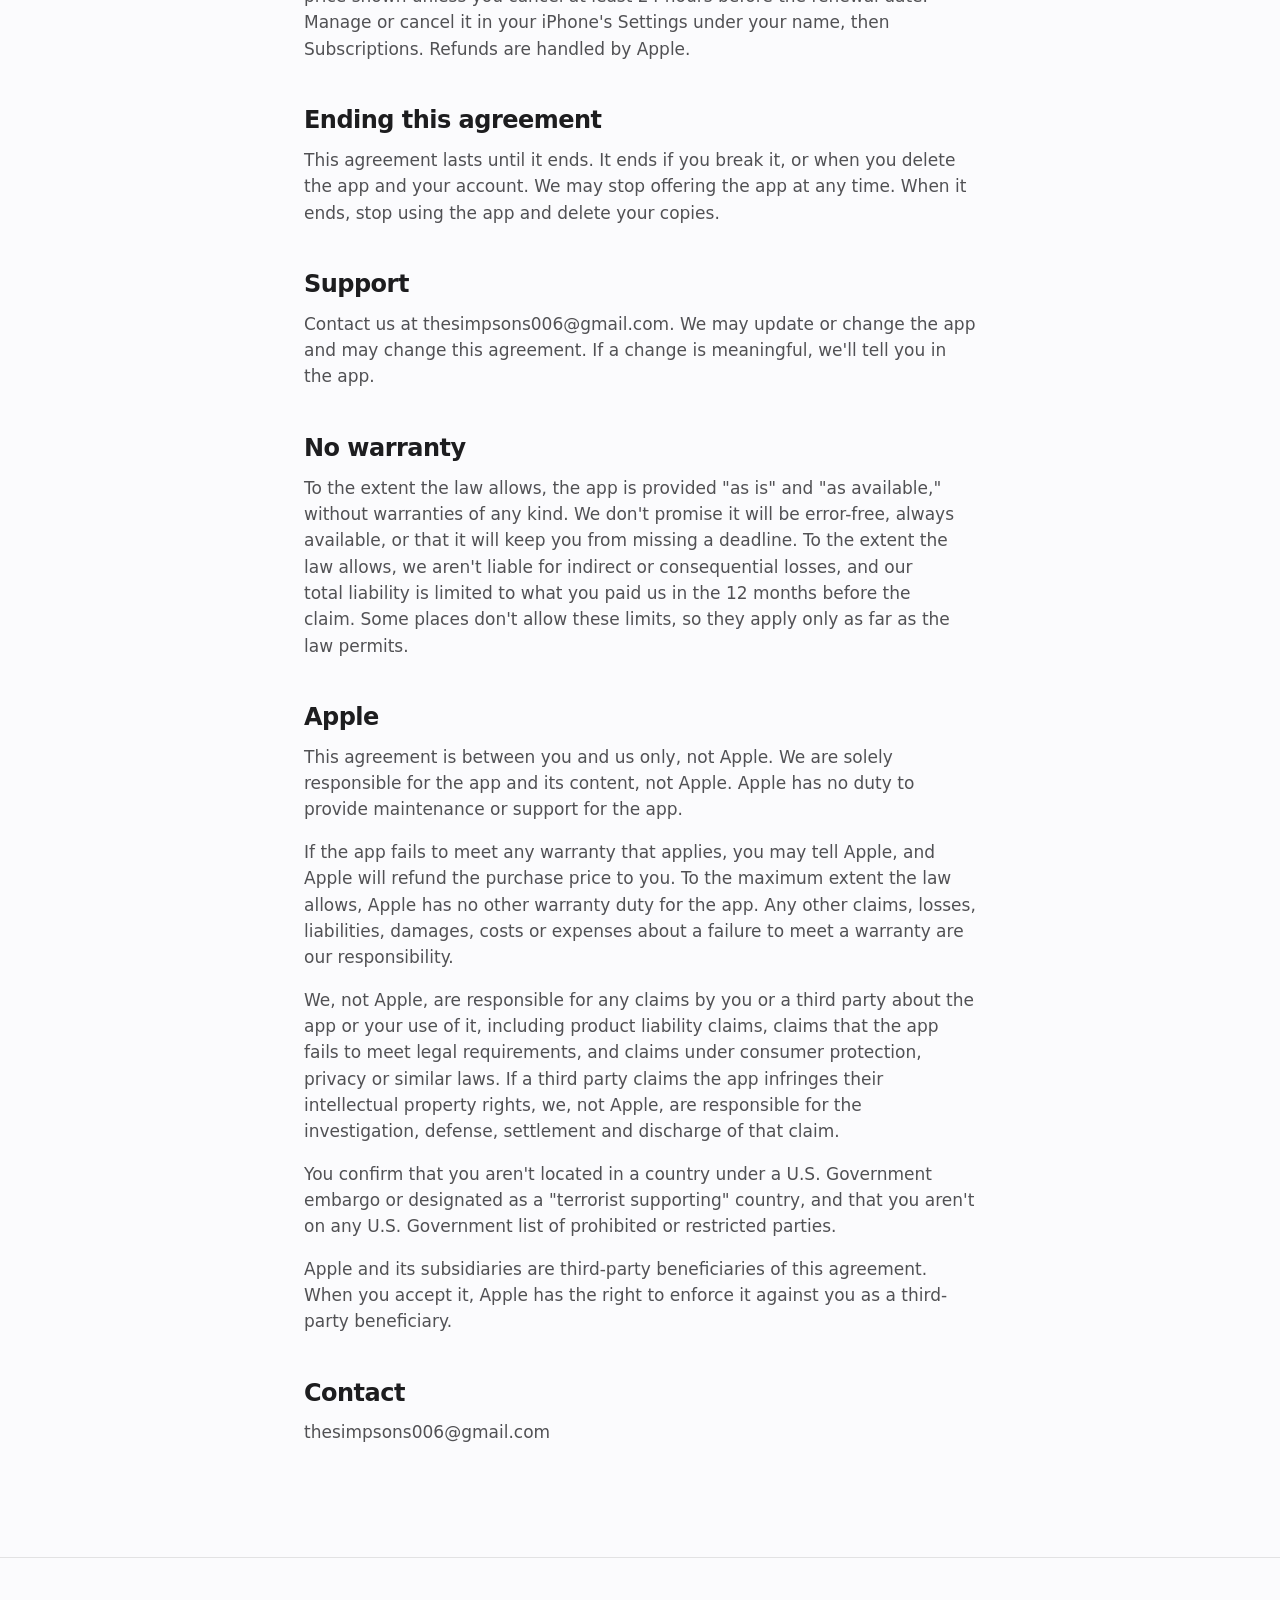
<file: eula/index.html>
<!doctype html>
<html lang="en">
<head>
<meta charset="utf-8">
<meta name="viewport" content="width=device-width, initial-scale=1, viewport-fit=cover">
<title>License Agreement · Roadmap</title>
<meta name="description" content="The license agreement for the Roadmap app.">
<meta name="theme-color" content="#fbfbfd" media="(prefers-color-scheme: light)">
<meta name="theme-color" content="#000000" media="(prefers-color-scheme: dark)">
<meta property="og:title" content="License Agreement · Roadmap">
<meta property="og:description" content="The license agreement for the Roadmap app.">
<meta property="og:type" content="website">
<meta property="og:image" content="https://carboy285.github.io/roadmap-site/assets/icon-512.png">
<meta name="twitter:card" content="summary">
<link rel="icon" type="image/png" href="../assets/favicon.png">
<link rel="apple-touch-icon" href="../assets/apple-touch-icon.png">
<link rel="stylesheet" href="../assets/site.css">
</head>
<body>
<nav class="nav" aria-label="Main">
  <div class="wrap">
    <a class="brand" href="../"><img src="../assets/favicon.png" alt="" width="28" height="28">Roadmap</a>
    <ul><li><a href="../#how">How it works</a></li><li><a href="../#features">Features</a></li><li><a href="../#pricing">Pricing</a></li><li><a href="../#privacy">Privacy</a></li><li><a class="btn sm" href="../support/">Support</a></li></ul>
  </div>
</nav>
<main>
<article class="wrap doc"><nav class="toc" aria-label="Policies"><a href="../privacy/">Privacy</a><a href="../terms/">Terms</a><a href="../eula/" aria-current="page">License</a><a href="../licenses/">Open source</a><a href="../support/">Support</a></nav><h1>License Agreement</h1><p class="meta">Effective November 23, 2026</p>
<p>This License Agreement is between you and the developer of Roadmap ("we", "us"). It covers the Roadmap app for iPhone ("the app"). It applies together with our Terms of Use and Privacy Policy at https://carboy285.github.io/roadmap-site/terms/ and https://carboy285.github.io/roadmap-site/privacy/, which are also in the app under Settings, About. If they conflict, this License Agreement controls for the app itself.</p>
<h2>License</h2>
<p>We give you a limited, non-exclusive, non-transferable, revocable license to download and use the app on Apple-branded devices you own or control, as the Apple Media Services Terms and the Usage Rules in the App Store allow. The app is licensed, not sold. We keep all rights not given here.</p>
<h2>What you can't do</h2>
<p>Don't copy, modify, rent, lease, sell, distribute or sublicense the app. Don't reverse engineer or try to extract its source code, except where the law lets you. Don't remove notices, and don't use the app to break the law or anyone's rights. Open-source software and AI models in the app are covered by their own licenses, listed in Settings, About, Licenses.</p>
<h2>Your content and AI</h2>
<p>The assignments and notes you add belong to you. AI features can be wrong, so check dates and requirements yourself. The app suggests how to work through an assignment and doesn't do it for you. You're responsible for following your school's rules.</p>
<h2>Third-party terms</h2>
<p>You must follow any third-party terms that apply when you use the app, such as your wireless carrier's data terms.</p>
<h2>Who can use it</h2>
<p>You must be at least 13. If you are under 18, you need a parent or guardian's permission to use the app and to buy a subscription.</p>
<h2>Subscriptions</h2>
<p>Roadmap Pro is an auto-renewing subscription billed through your Apple ID, monthly or yearly. The price and period show before you subscribe. Payment is charged when you confirm, or when a free trial ends, and it renews at the price shown unless you cancel at least 24 hours before the renewal date. Manage or cancel it in your iPhone's Settings under your name, then Subscriptions. Refunds are handled by Apple.</p>
<h2>Ending this agreement</h2>
<p>This agreement lasts until it ends. It ends if you break it, or when you delete the app and your account. We may stop offering the app at any time. When it ends, stop using the app and delete your copies.</p>
<h2>Support</h2>
<p>Contact us at thesimpsons006@gmail.com. We may update or change the app and may change this agreement. If a change is meaningful, we'll tell you in the app.</p>
<h2>No warranty</h2>
<p>To the extent the law allows, the app is provided "as is" and "as available," without warranties of any kind. We don't promise it will be error-free, always available, or that it will keep you from missing a deadline. To the extent the law allows, we aren't liable for indirect or consequential losses, and our total liability is limited to what you paid us in the 12 months before the claim. Some places don't allow these limits, so they apply only as far as the law permits.</p>
<h2>Apple</h2>
<p>This agreement is between you and us only, not Apple. We are solely responsible for the app and its content, not Apple. Apple has no duty to provide maintenance or support for the app.</p>
<p>If the app fails to meet any warranty that applies, you may tell Apple, and Apple will refund the purchase price to you. To the maximum extent the law allows, Apple has no other warranty duty for the app. Any other claims, losses, liabilities, damages, costs or expenses about a failure to meet a warranty are our responsibility.</p>
<p>We, not Apple, are responsible for any claims by you or a third party about the app or your use of it, including product liability claims, claims that the app fails to meet legal requirements, and claims under consumer protection, privacy or similar laws. If a third party claims the app infringes their intellectual property rights, we, not Apple, are responsible for the investigation, defense, settlement and discharge of that claim.</p>
<p>You confirm that you aren't located in a country under a U.S. Government embargo or designated as a "terrorist supporting" country, and that you aren't on any U.S. Government list of prohibited or restricted parties.</p>
<p>Apple and its subsidiaries are third-party beneficiaries of this agreement. When you accept it, Apple has the right to enforce it against you as a third-party beneficiary.</p>
<h2>Contact</h2>
<p>thesimpsons006@gmail.com</p></article>
</main>
<footer>
  <div class="wrap">
    <span>© 2026 Roadmap. Not affiliated with or endorsed by Apple, Google, Instructure or your school. Apple, iPhone, App Store and Apple Intelligence are trademarks of Apple Inc. Google and Google Classroom are trademarks of Google LLC. Canvas is a trademark of Instructure, Inc.</span>
    <nav aria-label="Footer"><a href="../privacy/">Privacy</a><a href="../terms/">Terms</a><a href="../eula/">License</a><a href="../licenses/">Open source</a><a href="../support/">Support</a></nav>
  </div>
</footer>
<script src="../assets/config.js" defer></script>
<script src="../assets/site.js" defer></script>
</body>
</html>
</file>
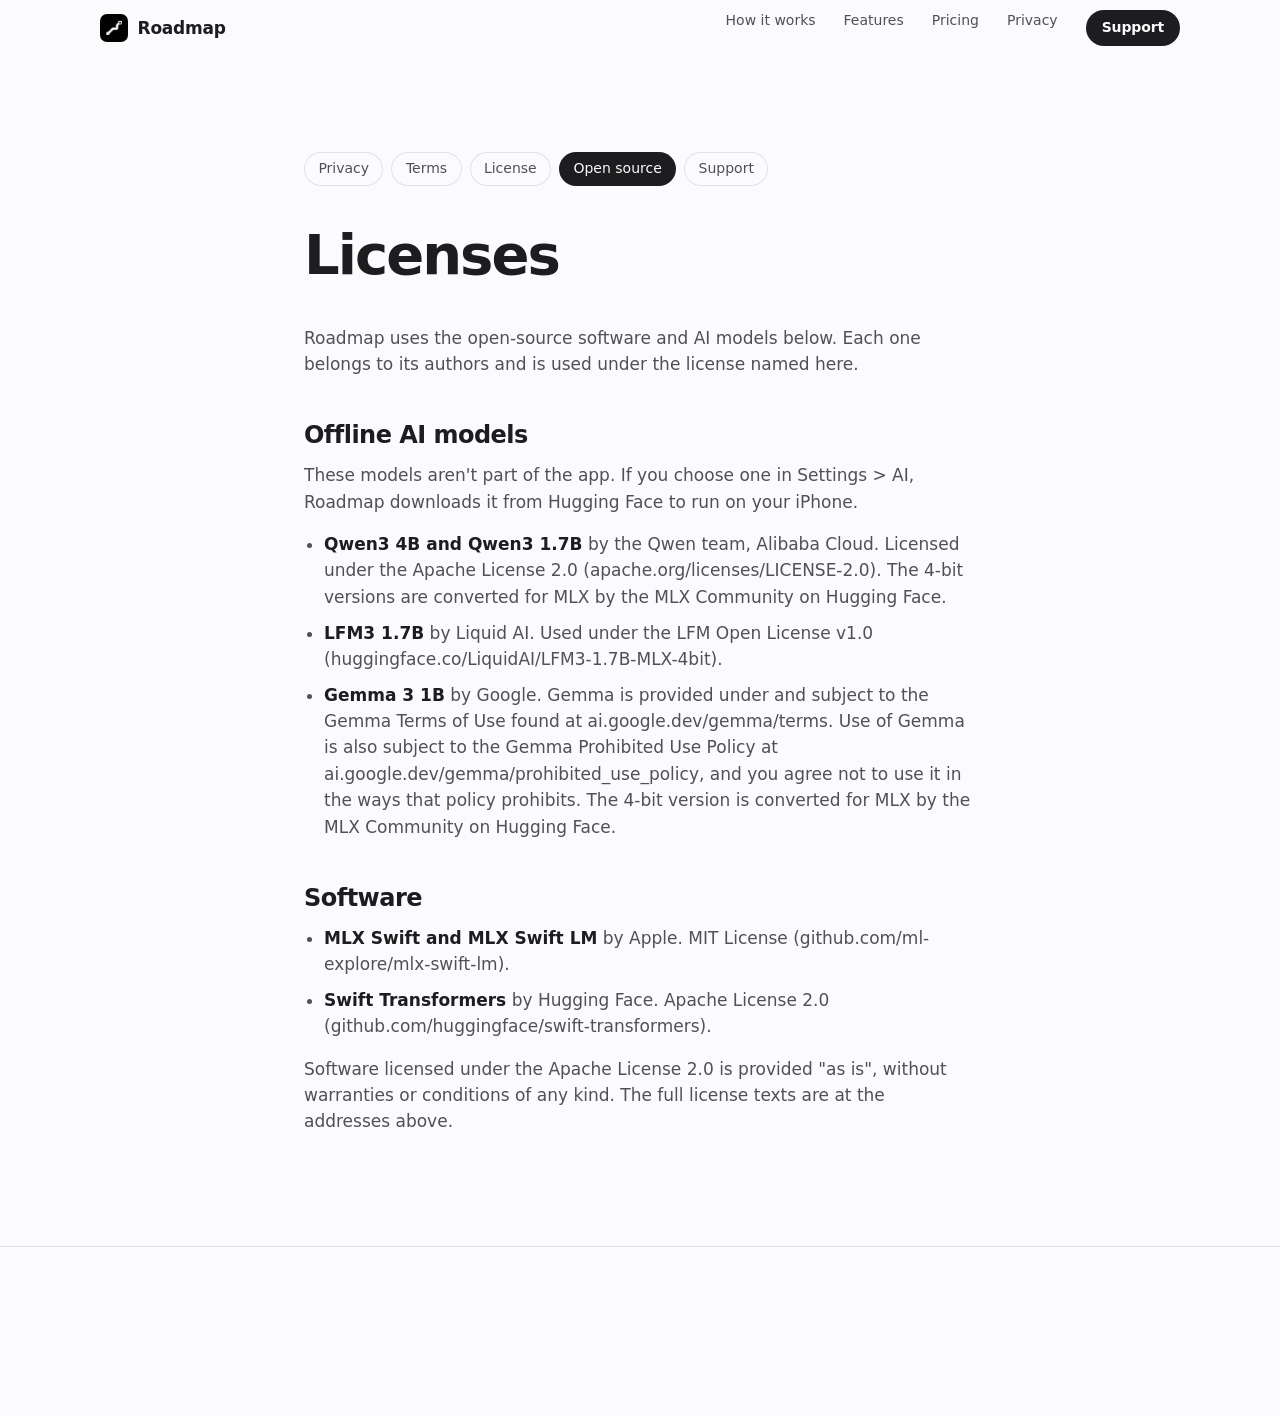
<file: licenses/index.html>
<!doctype html>
<html lang="en">
<head>
<meta charset="utf-8">
<meta name="viewport" content="width=device-width, initial-scale=1, viewport-fit=cover">
<title>Licenses · Roadmap</title>
<meta name="description" content="Open-source software and AI models used by Roadmap.">
<meta name="theme-color" content="#fbfbfd" media="(prefers-color-scheme: light)">
<meta name="theme-color" content="#000000" media="(prefers-color-scheme: dark)">
<meta property="og:title" content="Licenses · Roadmap">
<meta property="og:description" content="Open-source software and AI models used by Roadmap.">
<meta property="og:type" content="website">
<meta property="og:image" content="https://carboy285.github.io/roadmap-site/assets/icon-512.png">
<meta name="twitter:card" content="summary">
<link rel="icon" type="image/png" href="../assets/favicon.png">
<link rel="apple-touch-icon" href="../assets/apple-touch-icon.png">
<link rel="stylesheet" href="../assets/site.css">
</head>
<body>
<nav class="nav" aria-label="Main">
  <div class="wrap">
    <a class="brand" href="../"><img src="../assets/favicon.png" alt="" width="28" height="28">Roadmap</a>
    <ul><li><a href="../#how">How it works</a></li><li><a href="../#features">Features</a></li><li><a href="../#pricing">Pricing</a></li><li><a href="../#privacy">Privacy</a></li><li><a class="btn sm" href="../support/">Support</a></li></ul>
  </div>
</nav>
<main>
<article class="wrap doc"><nav class="toc" aria-label="Policies"><a href="../privacy/">Privacy</a><a href="../terms/">Terms</a><a href="../eula/">License</a><a href="../licenses/" aria-current="page">Open source</a><a href="../support/">Support</a></nav><h1>Licenses</h1><p class="meta"></p>
<p>Roadmap uses the open-source software and AI models below. Each one belongs to its authors and is used under the license named here.</p>
<h2>Offline AI models</h2>
<p>These models aren't part of the app. If you choose one in Settings &gt; AI, Roadmap downloads it from Hugging Face to run on your iPhone.</p>
<ul>
<li><strong>Qwen3 4B and Qwen3 1.7B</strong> by the Qwen team, Alibaba Cloud. Licensed under the Apache License 2.0 (apache.org/licenses/LICENSE-2.0). The 4-bit versions are converted for MLX by the MLX Community on Hugging Face.</li>
<li><strong>LFM3 1.7B</strong> by Liquid AI. Used under the LFM Open License v1.0 (huggingface.co/LiquidAI/LFM3-1.7B-MLX-4bit).</li>
<li><strong>Gemma 3 1B</strong> by Google. Gemma is provided under and subject to the Gemma Terms of Use found at ai.google.dev/gemma/terms. Use of Gemma is also subject to the Gemma Prohibited Use Policy at ai.google.dev/gemma/prohibited_use_policy, and you agree not to use it in the ways that policy prohibits. The 4-bit version is converted for MLX by the MLX Community on Hugging Face.</li>
</ul>
<h2>Software</h2>
<ul>
<li><strong>MLX Swift and MLX Swift LM</strong> by Apple. MIT License (github.com/ml-explore/mlx-swift-lm).</li>
<li><strong>Swift Transformers</strong> by Hugging Face. Apache License 2.0 (github.com/huggingface/swift-transformers).</li>
</ul>
<p>Software licensed under the Apache License 2.0 is provided "as is", without warranties or conditions of any kind. The full license texts are at the addresses above.</p></article>
</main>
<footer>
  <div class="wrap">
    <span>© 2026 Roadmap. Not affiliated with or endorsed by Apple, Google, Instructure or your school. Apple, iPhone, App Store and Apple Intelligence are trademarks of Apple Inc. Google and Google Classroom are trademarks of Google LLC. Canvas is a trademark of Instructure, Inc.</span>
    <nav aria-label="Footer"><a href="../privacy/">Privacy</a><a href="../terms/">Terms</a><a href="../eula/">License</a><a href="../licenses/">Open source</a><a href="../support/">Support</a></nav>
  </div>
</footer>
<script src="../assets/config.js" defer></script>
<script src="../assets/site.js" defer></script>
</body>
</html>
</file>
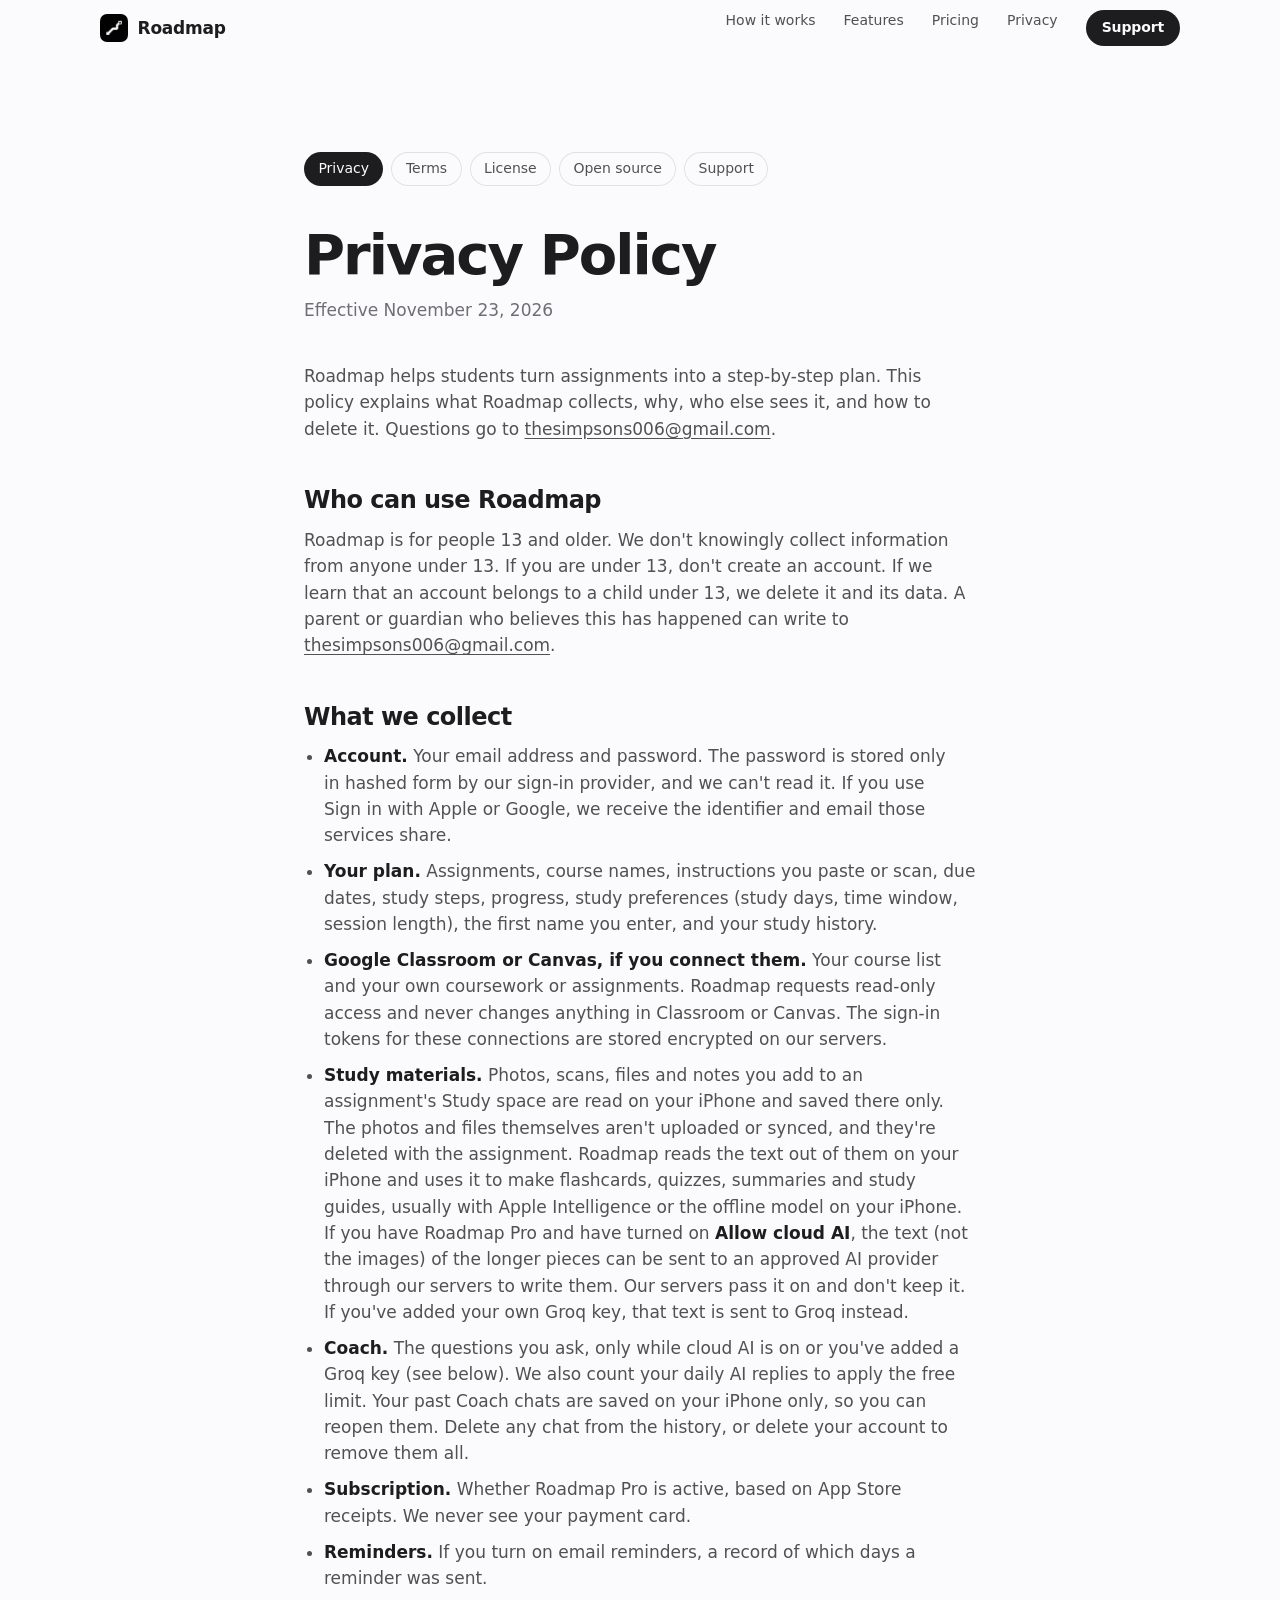
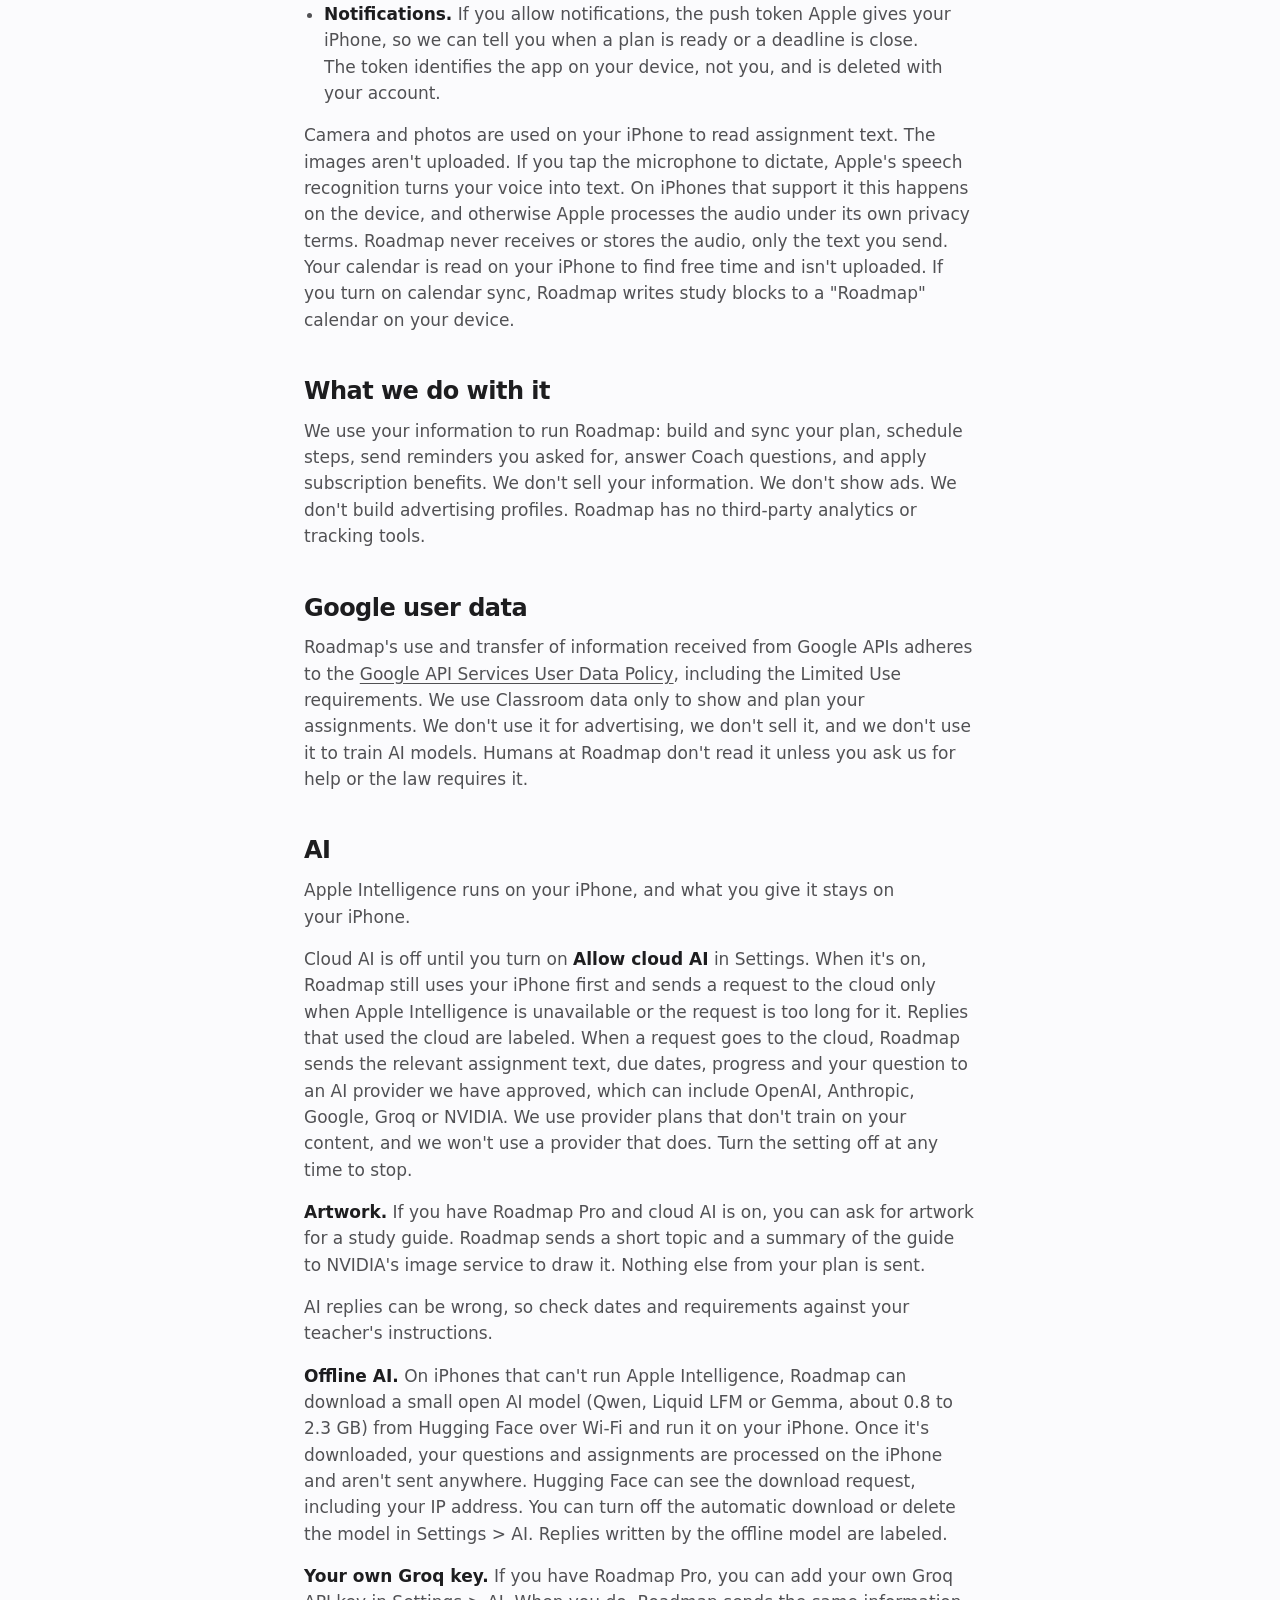
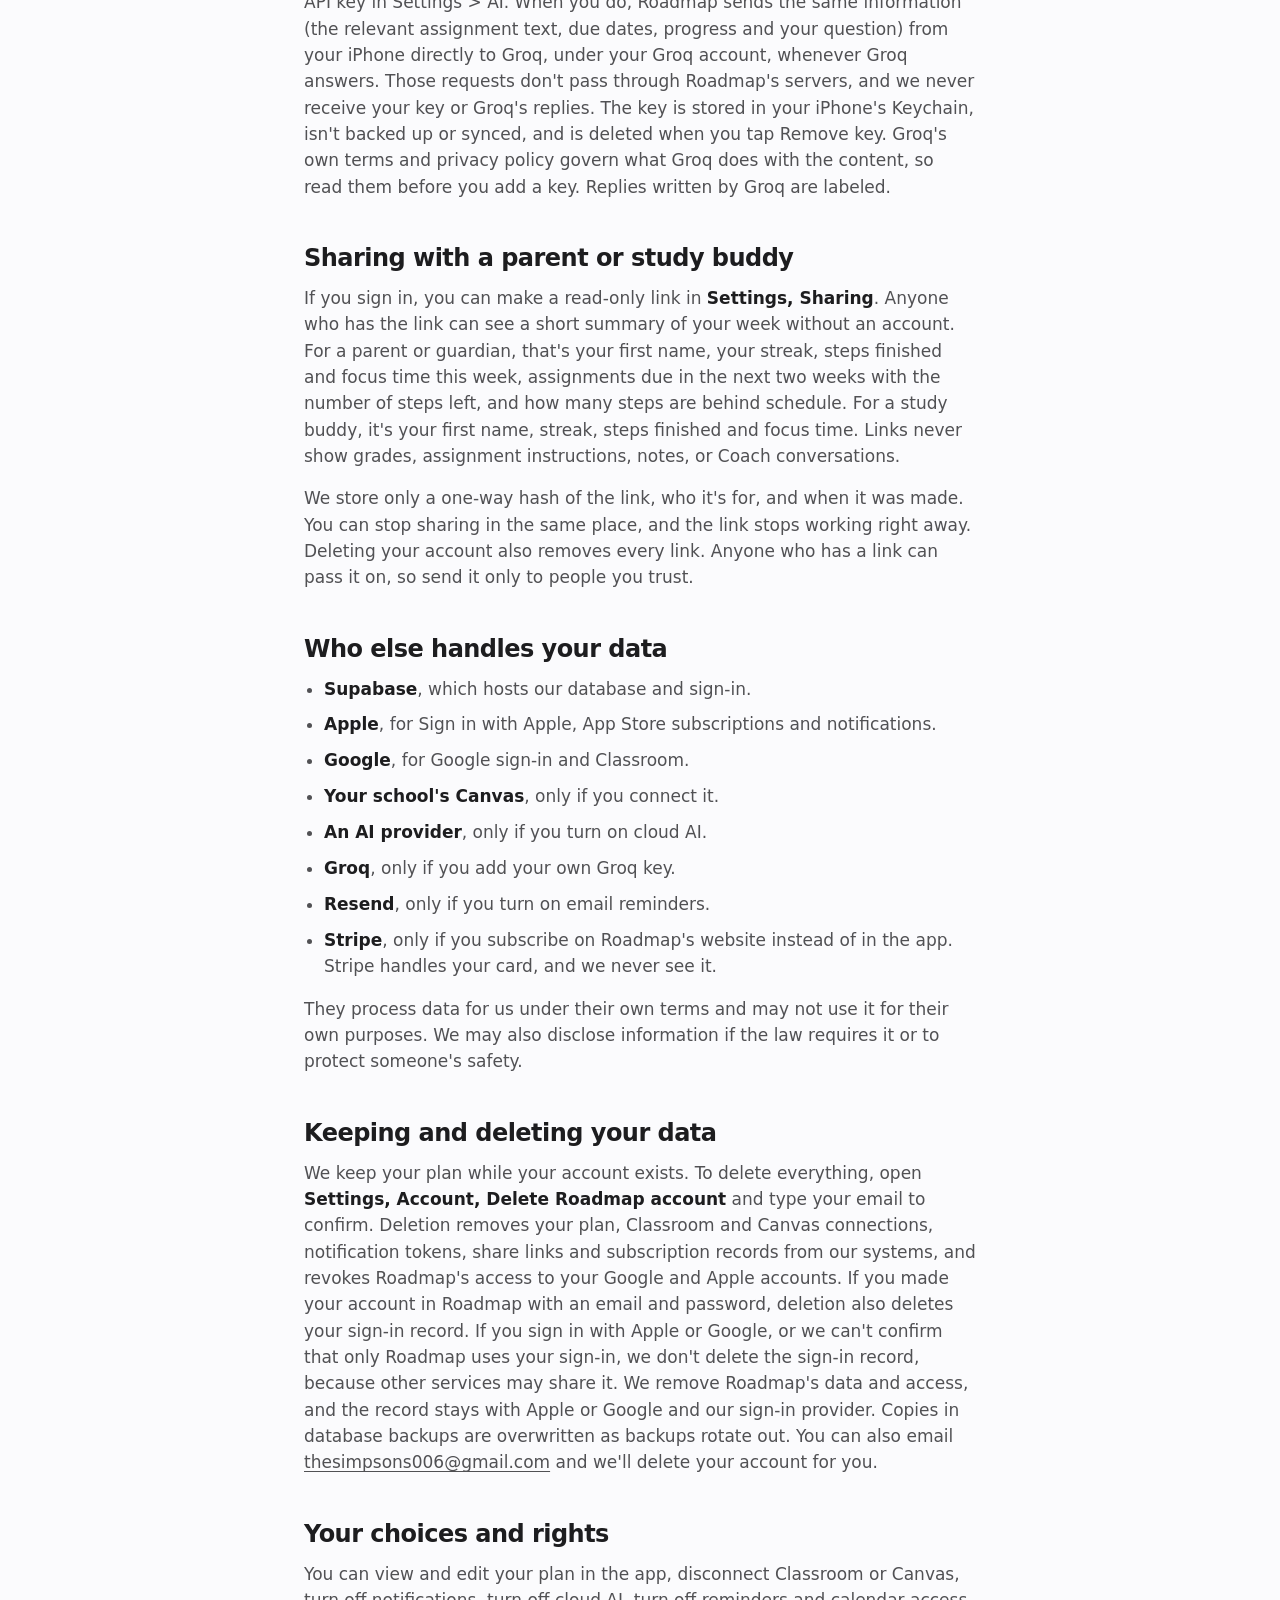
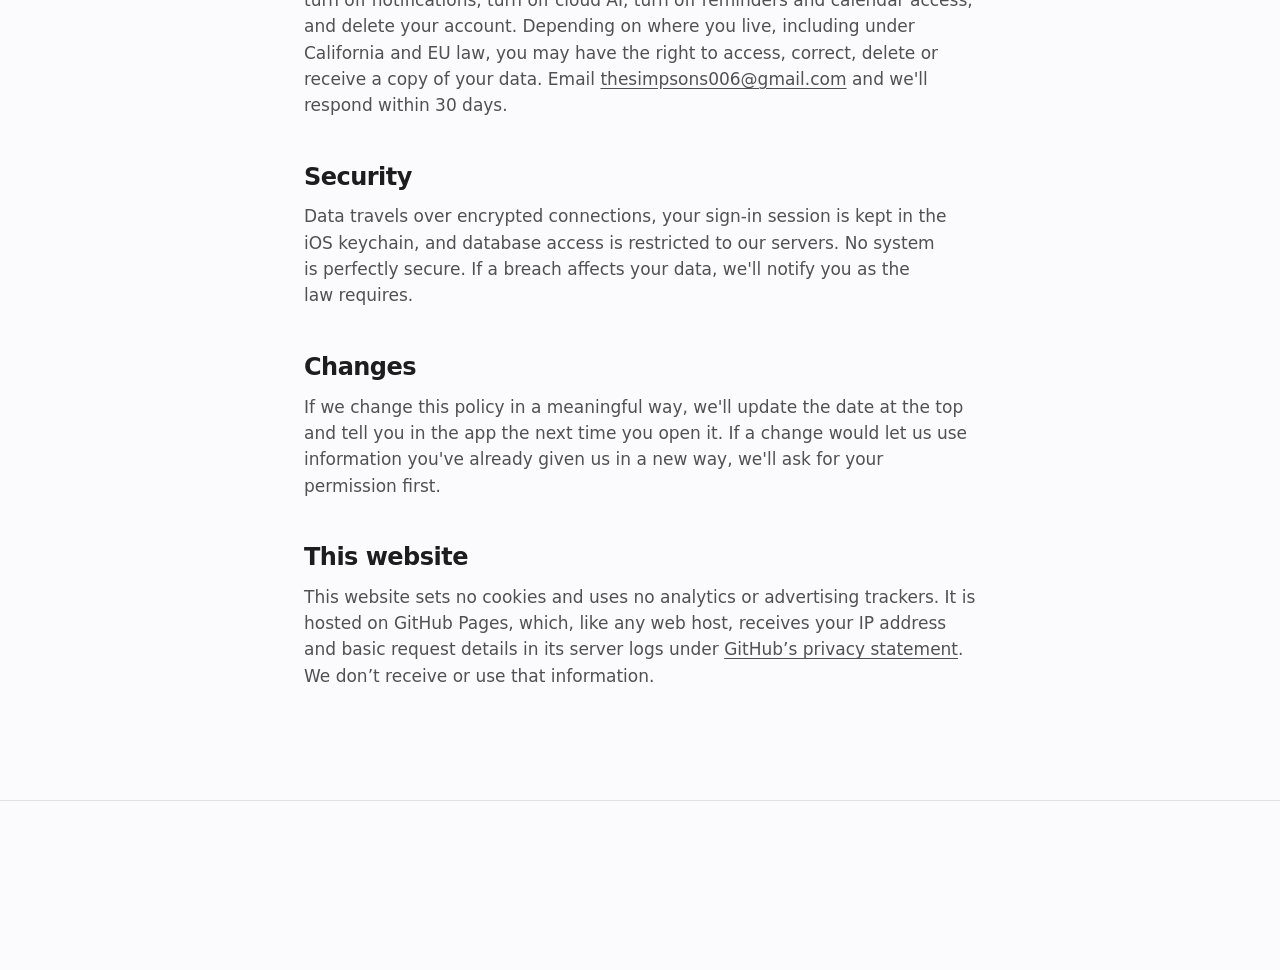
<file: privacy/index.html>
<!doctype html>
<html lang="en">
<head>
<meta charset="utf-8">
<meta name="viewport" content="width=device-width, initial-scale=1, viewport-fit=cover">
<title>Privacy Policy · Roadmap</title>
<meta name="description" content="How Roadmap collects, uses and protects your information.">
<meta name="theme-color" content="#fbfbfd" media="(prefers-color-scheme: light)">
<meta name="theme-color" content="#000000" media="(prefers-color-scheme: dark)">
<meta property="og:title" content="Privacy Policy · Roadmap">
<meta property="og:description" content="How Roadmap collects, uses and protects your information.">
<meta property="og:type" content="website">
<meta property="og:image" content="https://carboy285.github.io/roadmap-site/assets/icon-512.png">
<meta name="twitter:card" content="summary">
<link rel="icon" type="image/png" href="../assets/favicon.png">
<link rel="apple-touch-icon" href="../assets/apple-touch-icon.png">
<link rel="stylesheet" href="../assets/site.css">
</head>
<body>
<nav class="nav" aria-label="Main">
  <div class="wrap">
    <a class="brand" href="../"><img src="../assets/favicon.png" alt="" width="28" height="28">Roadmap</a>
    <ul><li><a href="../#how">How it works</a></li><li><a href="../#features">Features</a></li><li><a href="../#pricing">Pricing</a></li><li><a href="../#privacy">Privacy</a></li><li><a class="btn sm" href="../support/">Support</a></li></ul>
  </div>
</nav>
<main>
<article class="wrap doc"><nav class="toc" aria-label="Policies"><a href="../privacy/" aria-current="page">Privacy</a><a href="../terms/">Terms</a><a href="../eula/">License</a><a href="../licenses/">Open source</a><a href="../support/">Support</a></nav><h1>Privacy Policy</h1><p class="meta">Effective November 23, 2026</p>
<p>Roadmap helps students turn assignments into a step-by-step plan. This policy explains what Roadmap collects, why, who else sees it, and how to delete it. Questions go to <span data-support></span>.</p>
<h2>Who can use Roadmap</h2>
<p>Roadmap is for people 13 and older. We don't knowingly collect information from anyone under 13. If you are under 13, don't create an account. If we learn that an account belongs to a child under 13, we delete it and its data. A parent or guardian who believes this has happened can write to <span data-support></span>.</p>
<h2>What we collect</h2>
<ul>
<li><strong>Account.</strong> Your email address and password. The password is stored only in hashed form by our sign-in provider, and we can't read it. If you use Sign in with Apple or Google, we receive the identifier and email those services share.</li>
<li><strong>Your plan.</strong> Assignments, course names, instructions you paste or scan, due dates, study steps, progress, study preferences (study days, time window, session length), the first name you enter, and your study history.</li>
<li><strong>Google Classroom or Canvas, if you connect them.</strong> Your course list and your own coursework or assignments. Roadmap requests read-only access and never changes anything in Classroom or Canvas. The sign-in tokens for these connections are stored encrypted on our servers.</li>
<li><strong>Study materials.</strong> Photos, scans, files and notes you add to an assignment's Study space are read on your iPhone and saved there only. The photos and files themselves aren't uploaded or synced, and they're deleted with the assignment. Roadmap reads the text out of them on your iPhone and uses it to make flashcards, quizzes, summaries and study guides, usually with Apple Intelligence or the offline model on your iPhone. If you have Roadmap Pro and have turned on <strong>Allow cloud AI</strong>, the text (not the images) of the longer pieces can be sent to an approved AI provider through our servers to write them. Our servers pass it on and don't keep it. If you've added your own Groq key, that text is sent to Groq instead.</li>
<li><strong>Coach.</strong> The questions you ask, only while cloud AI is on or you've added a Groq key (see below). We also count your daily AI replies to apply the free limit. Your past Coach chats are saved on your iPhone only, so you can reopen them. Delete any chat from the history, or delete your account to remove them all.</li>
<li><strong>Subscription.</strong> Whether Roadmap Pro is active, based on App Store receipts. We never see your payment card.</li>
<li><strong>Reminders.</strong> If you turn on email reminders, a record of which days a reminder was sent.</li>
<li><strong>Notifications.</strong> If you allow notifications, the push token Apple gives your iPhone, so we can tell you when a plan is ready or a deadline is close. The token identifies the app on your device, not you, and is deleted with your account.</li>
</ul>
<p>Camera and photos are used on your iPhone to read assignment text. The images aren't uploaded. If you tap the microphone to dictate, Apple's speech recognition turns your voice into text. On iPhones that support it this happens on the device, and otherwise Apple processes the audio under its own privacy terms. Roadmap never receives or stores the audio, only the text you send. Your calendar is read on your iPhone to find free time and isn't uploaded. If you turn on calendar sync, Roadmap writes study blocks to a "Roadmap" calendar on your device.</p>
<h2>What we do with it</h2>
<p>We use your information to run Roadmap: build and sync your plan, schedule steps, send reminders you asked for, answer Coach questions, and apply subscription benefits. We don't sell your information. We don't show ads. We don't build advertising profiles. Roadmap has no third-party analytics or tracking tools.</p>
<h2>Google user data</h2>
<p>Roadmap's use and transfer of information received from Google APIs adheres to the <a href="https://developers.google.com/terms/api-services-user-data-policy" rel="noopener">Google API Services User Data Policy</a>, including the Limited Use requirements. We use Classroom data only to show and plan your assignments. We don't use it for advertising, we don't sell it, and we don't use it to train AI models. Humans at Roadmap don't read it unless you ask us for help or the law requires it.</p>
<h2>AI</h2>
<p>Apple Intelligence runs on your iPhone, and what you give it stays on your iPhone.</p>
<p>Cloud AI is off until you turn on <strong>Allow cloud AI</strong> in Settings. When it's on, Roadmap still uses your iPhone first and sends a request to the cloud only when Apple Intelligence is unavailable or the request is too long for it. Replies that used the cloud are labeled. When a request goes to the cloud, Roadmap sends the relevant assignment text, due dates, progress and your question to an AI provider we have approved, which can include OpenAI, Anthropic, Google, Groq or NVIDIA. We use provider plans that don't train on your content, and we won't use a provider that does. Turn the setting off at any time to stop.</p>
<p><strong>Artwork.</strong> If you have Roadmap Pro and cloud AI is on, you can ask for artwork for a study guide. Roadmap sends a short topic and a summary of the guide to NVIDIA's image service to draw it. Nothing else from your plan is sent.</p>
<p>AI replies can be wrong, so check dates and requirements against your teacher's instructions.</p>
<p><strong>Offline AI.</strong> On iPhones that can't run Apple Intelligence, Roadmap can download a small open AI model (Qwen, Liquid LFM or Gemma, about 0.8 to 2.3 GB) from Hugging Face over Wi-Fi and run it on your iPhone. Once it's downloaded, your questions and assignments are processed on the iPhone and aren't sent anywhere. Hugging Face can see the download request, including your IP address. You can turn off the automatic download or delete the model in Settings &gt; AI. Replies written by the offline model are labeled.</p>
<p><strong>Your own Groq key.</strong> If you have Roadmap Pro, you can add your own Groq API key in Settings &gt; AI. When you do, Roadmap sends the same information (the relevant assignment text, due dates, progress and your question) from your iPhone directly to Groq, under your Groq account, whenever Groq answers. Those requests don't pass through Roadmap's servers, and we never receive your key or Groq's replies. The key is stored in your iPhone's Keychain, isn't backed up or synced, and is deleted when you tap Remove key. Groq's own terms and privacy policy govern what Groq does with the content, so read them before you add a key. Replies written by Groq are labeled.</p>
<h2>Sharing with a parent or study buddy</h2>
<p>If you sign in, you can make a read-only link in <strong>Settings, Sharing</strong>. Anyone who has the link can see a short summary of your week without an account. For a parent or guardian, that's your first name, your streak, steps finished and focus time this week, assignments due in the next two weeks with the number of steps left, and how many steps are behind schedule. For a study buddy, it's your first name, streak, steps finished and focus time. Links never show grades, assignment instructions, notes, or Coach conversations.</p>
<p>We store only a one-way hash of the link, who it's for, and when it was made. You can stop sharing in the same place, and the link stops working right away. Deleting your account also removes every link. Anyone who has a link can pass it on, so send it only to people you trust.</p>
<h2>Who else handles your data</h2>
<ul>
<li><strong>Supabase</strong>, which hosts our database and sign-in.</li>
<li><strong>Apple</strong>, for Sign in with Apple, App Store subscriptions and notifications.</li>
<li><strong>Google</strong>, for Google sign-in and Classroom.</li>
<li><strong>Your school's Canvas</strong>, only if you connect it.</li>
<li><strong>An AI provider</strong>, only if you turn on cloud AI.</li>
<li><strong>Groq</strong>, only if you add your own Groq key.</li>
<li><strong>Resend</strong>, only if you turn on email reminders.</li>
<li><strong>Stripe</strong>, only if you subscribe on Roadmap's website instead of in the app. Stripe handles your card, and we never see it.</li>
</ul>
<p>They process data for us under their own terms and may not use it for their own purposes. We may also disclose information if the law requires it or to protect someone's safety.</p>
<h2>Keeping and deleting your data</h2>
<p>We keep your plan while your account exists. To delete everything, open <strong>Settings, Account, Delete Roadmap account</strong> and type your email to confirm. Deletion removes your plan, Classroom and Canvas connections, notification tokens, share links and subscription records from our systems, and revokes Roadmap's access to your Google and Apple accounts. If you made your account in Roadmap with an email and password, deletion also deletes your sign-in record. If you sign in with Apple or Google, or we can't confirm that only Roadmap uses your sign-in, we don't delete the sign-in record, because other services may share it. We remove Roadmap's data and access, and the record stays with Apple or Google and our sign-in provider. Copies in database backups are overwritten as backups rotate out. You can also email <span data-support></span> and we'll delete your account for you.</p>
<h2>Your choices and rights</h2>
<p>You can view and edit your plan in the app, disconnect Classroom or Canvas, turn off notifications, turn off cloud AI, turn off reminders and calendar access, and delete your account. Depending on where you live, including under California and EU law, you may have the right to access, correct, delete or receive a copy of your data. Email <span data-support></span> and we'll respond within 30 days.</p>
<h2>Security</h2>
<p>Data travels over encrypted connections, your sign-in session is kept in the iOS keychain, and database access is restricted to our servers. No system is perfectly secure. If a breach affects your data, we'll notify you as the law requires.</p>
<h2>Changes</h2>
<p>If we change this policy in a meaningful way, we'll update the date at the top and tell you in the app the next time you open it. If a change would let us use information you've already given us in a new way, we'll ask for your permission first.</p><h2>This website</h2><p>This website sets no cookies and uses no analytics or advertising trackers. It is hosted on GitHub Pages, which, like any web host, receives your IP address and basic request details in its server logs under <a href="https://docs.github.com/site-policy/privacy-policies/github-general-privacy-statement" rel="noopener">GitHub’s privacy statement</a>. We don’t receive or use that information.</p></article>
</main>
<footer>
  <div class="wrap">
    <span>© 2026 Roadmap. Not affiliated with or endorsed by Apple, Google, Instructure or your school. Apple, iPhone, App Store and Apple Intelligence are trademarks of Apple Inc. Google and Google Classroom are trademarks of Google LLC. Canvas is a trademark of Instructure, Inc.</span>
    <nav aria-label="Footer"><a href="../privacy/">Privacy</a><a href="../terms/">Terms</a><a href="../eula/">License</a><a href="../licenses/">Open source</a><a href="../support/">Support</a></nav>
  </div>
</footer>
<script src="../assets/config.js" defer></script>
<script src="../assets/site.js" defer></script>
</body>
</html>
</file>
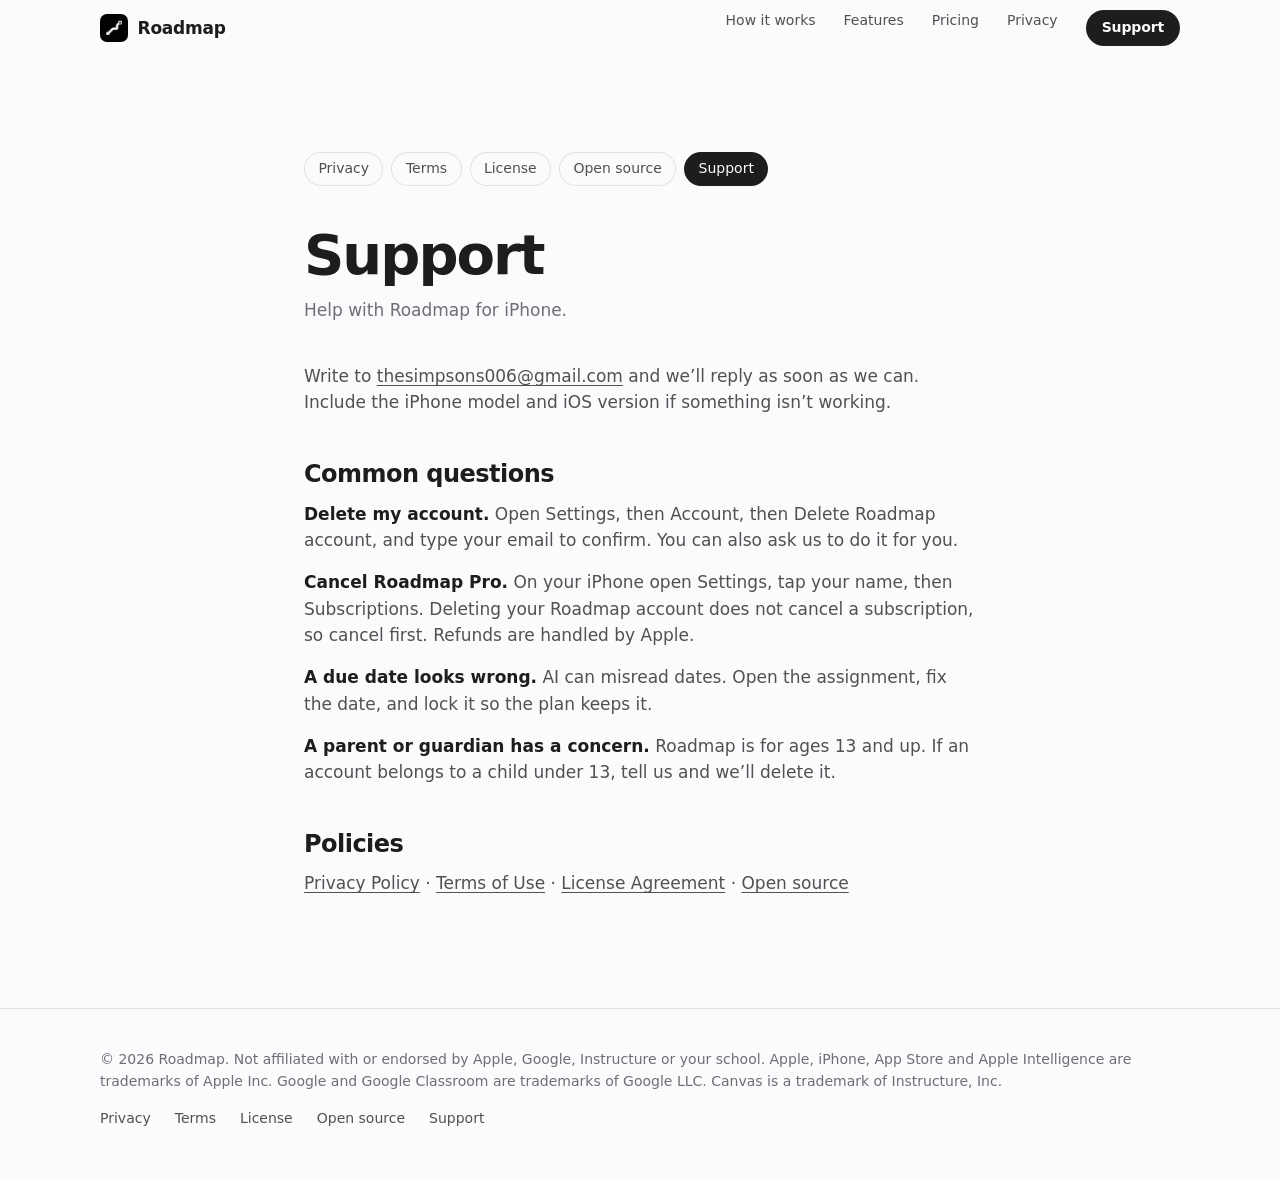
<file: support/index.html>
<!doctype html>
<html lang="en">
<head>
<meta charset="utf-8">
<meta name="viewport" content="width=device-width, initial-scale=1, viewport-fit=cover">
<title>Support · Roadmap</title>
<meta name="description" content="Get help with Roadmap for iPhone.">
<meta name="theme-color" content="#fbfbfd" media="(prefers-color-scheme: light)">
<meta name="theme-color" content="#000000" media="(prefers-color-scheme: dark)">
<meta property="og:title" content="Support · Roadmap">
<meta property="og:description" content="Get help with Roadmap for iPhone.">
<meta property="og:type" content="website">
<meta property="og:image" content="https://carboy285.github.io/roadmap-site/assets/icon-512.png">
<meta name="twitter:card" content="summary">
<link rel="icon" type="image/png" href="../assets/favicon.png">
<link rel="apple-touch-icon" href="../assets/apple-touch-icon.png">
<link rel="stylesheet" href="../assets/site.css">
</head>
<body>
<nav class="nav" aria-label="Main">
  <div class="wrap">
    <a class="brand" href="../"><img src="../assets/favicon.png" alt="" width="28" height="28">Roadmap</a>
    <ul><li><a href="../#how">How it works</a></li><li><a href="../#features">Features</a></li><li><a href="../#pricing">Pricing</a></li><li><a href="../#privacy">Privacy</a></li><li><a class="btn sm" href="../support/">Support</a></li></ul>
  </div>
</nav>
<main>
<article class="wrap doc"><nav class="toc" aria-label="Policies"><a href="../privacy/">Privacy</a><a href="../terms/">Terms</a><a href="../eula/">License</a><a href="../licenses/">Open source</a><a href="../support/" aria-current="page">Support</a></nav><h1>Support</h1>
<p class="meta">Help with Roadmap for iPhone.</p>
<p>Write to <span data-support></span> and we’ll reply as soon as we can. Include the iPhone model and iOS version if something isn’t working.</p>
<h2>Common questions</h2>
<p><strong>Delete my account.</strong> Open Settings, then Account, then Delete Roadmap account, and type your email to confirm. You can also ask us to do it for you.</p>
<p><strong>Cancel Roadmap Pro.</strong> On your iPhone open Settings, tap your name, then Subscriptions. Deleting your Roadmap account does not cancel a subscription, so cancel first. Refunds are handled by Apple.</p>
<p><strong>A due date looks wrong.</strong> AI can misread dates. Open the assignment, fix the date, and lock it so the plan keeps it.</p>
<p><strong>A parent or guardian has a concern.</strong> Roadmap is for ages 13 and up. If an account belongs to a child under 13, tell us and we’ll delete it.</p>
<h2>Policies</h2>
<p><a href="../privacy/">Privacy Policy</a> · <a href="../terms/">Terms of Use</a> · <a href="../eula/">License Agreement</a> · <a href="../licenses/">Open source</a></p>
</article>
</main>
<footer>
  <div class="wrap">
    <span>© 2026 Roadmap. Not affiliated with or endorsed by Apple, Google, Instructure or your school. Apple, iPhone, App Store and Apple Intelligence are trademarks of Apple Inc. Google and Google Classroom are trademarks of Google LLC. Canvas is a trademark of Instructure, Inc.</span>
    <nav aria-label="Footer"><a href="../privacy/">Privacy</a><a href="../terms/">Terms</a><a href="../eula/">License</a><a href="../licenses/">Open source</a><a href="../support/">Support</a></nav>
  </div>
</footer>
<script src="../assets/config.js" defer></script>
<script src="../assets/site.js" defer></script>
</body>
</html>
</file>
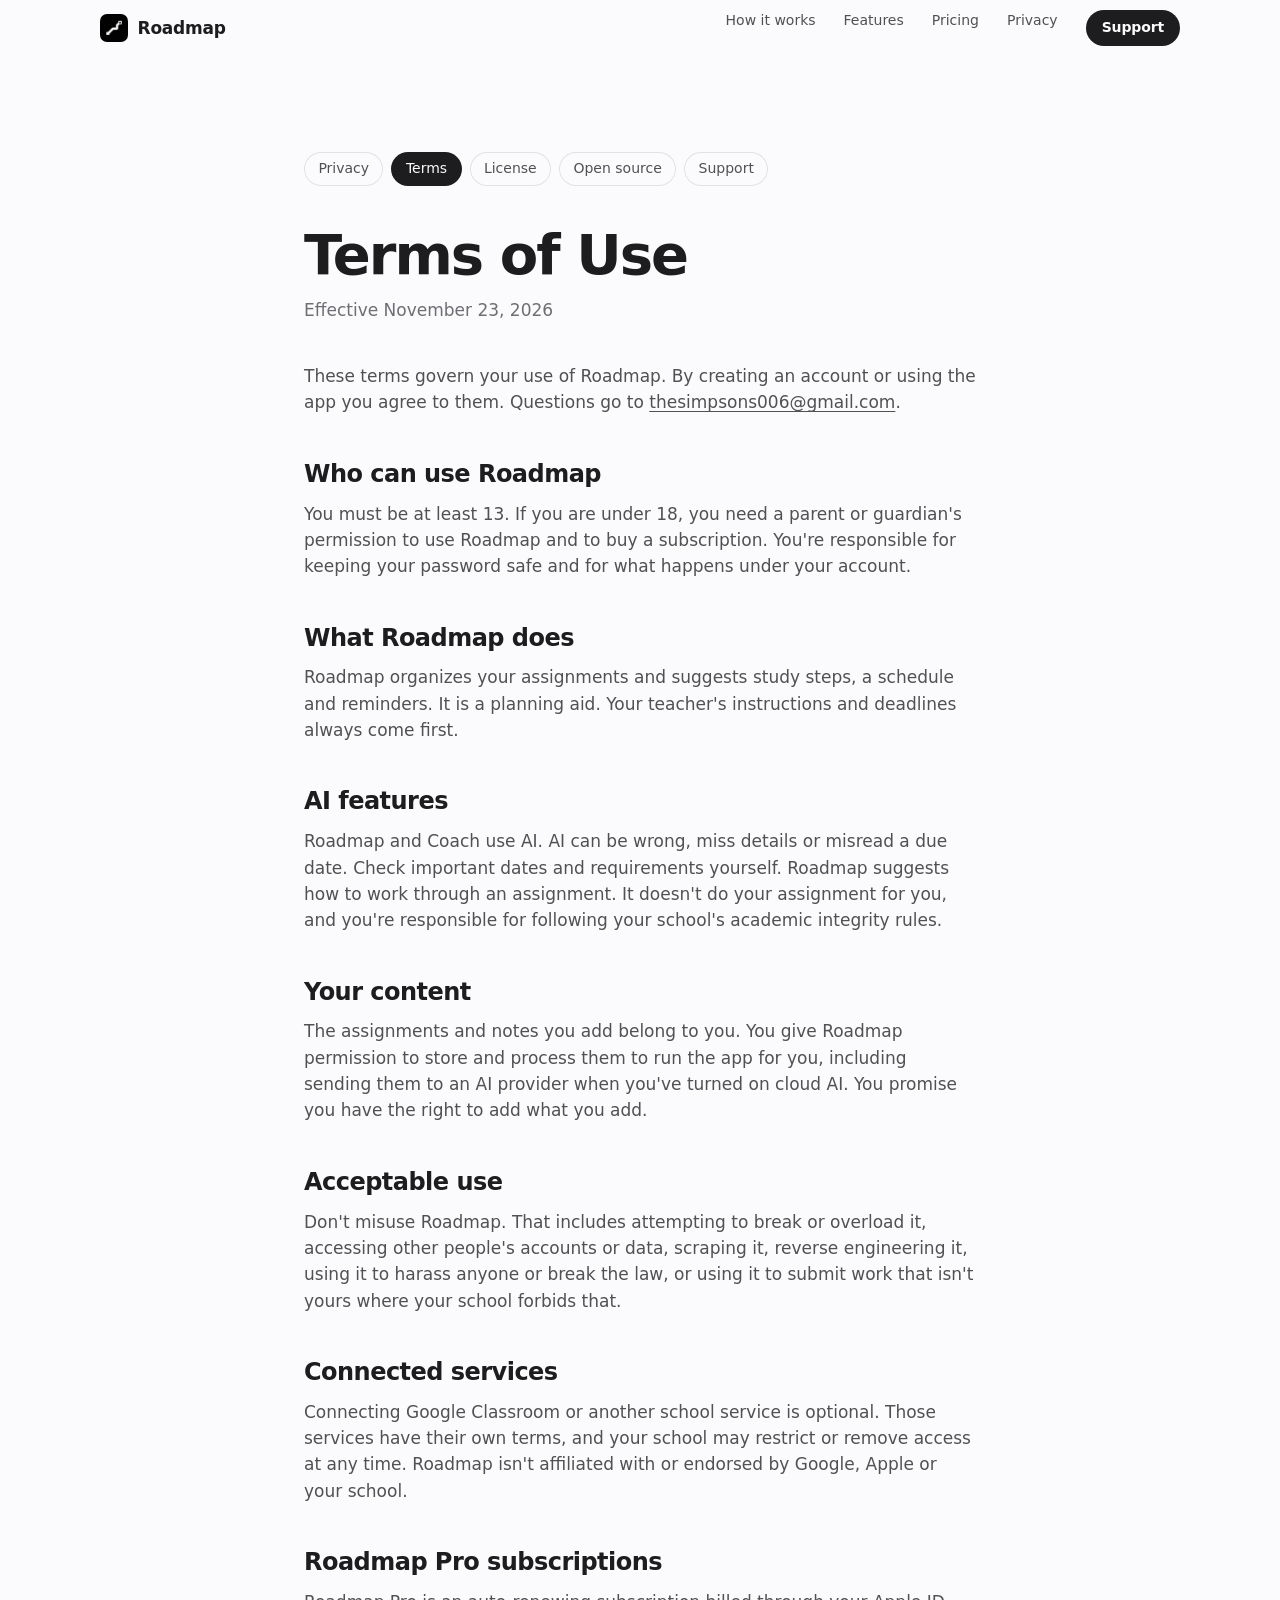
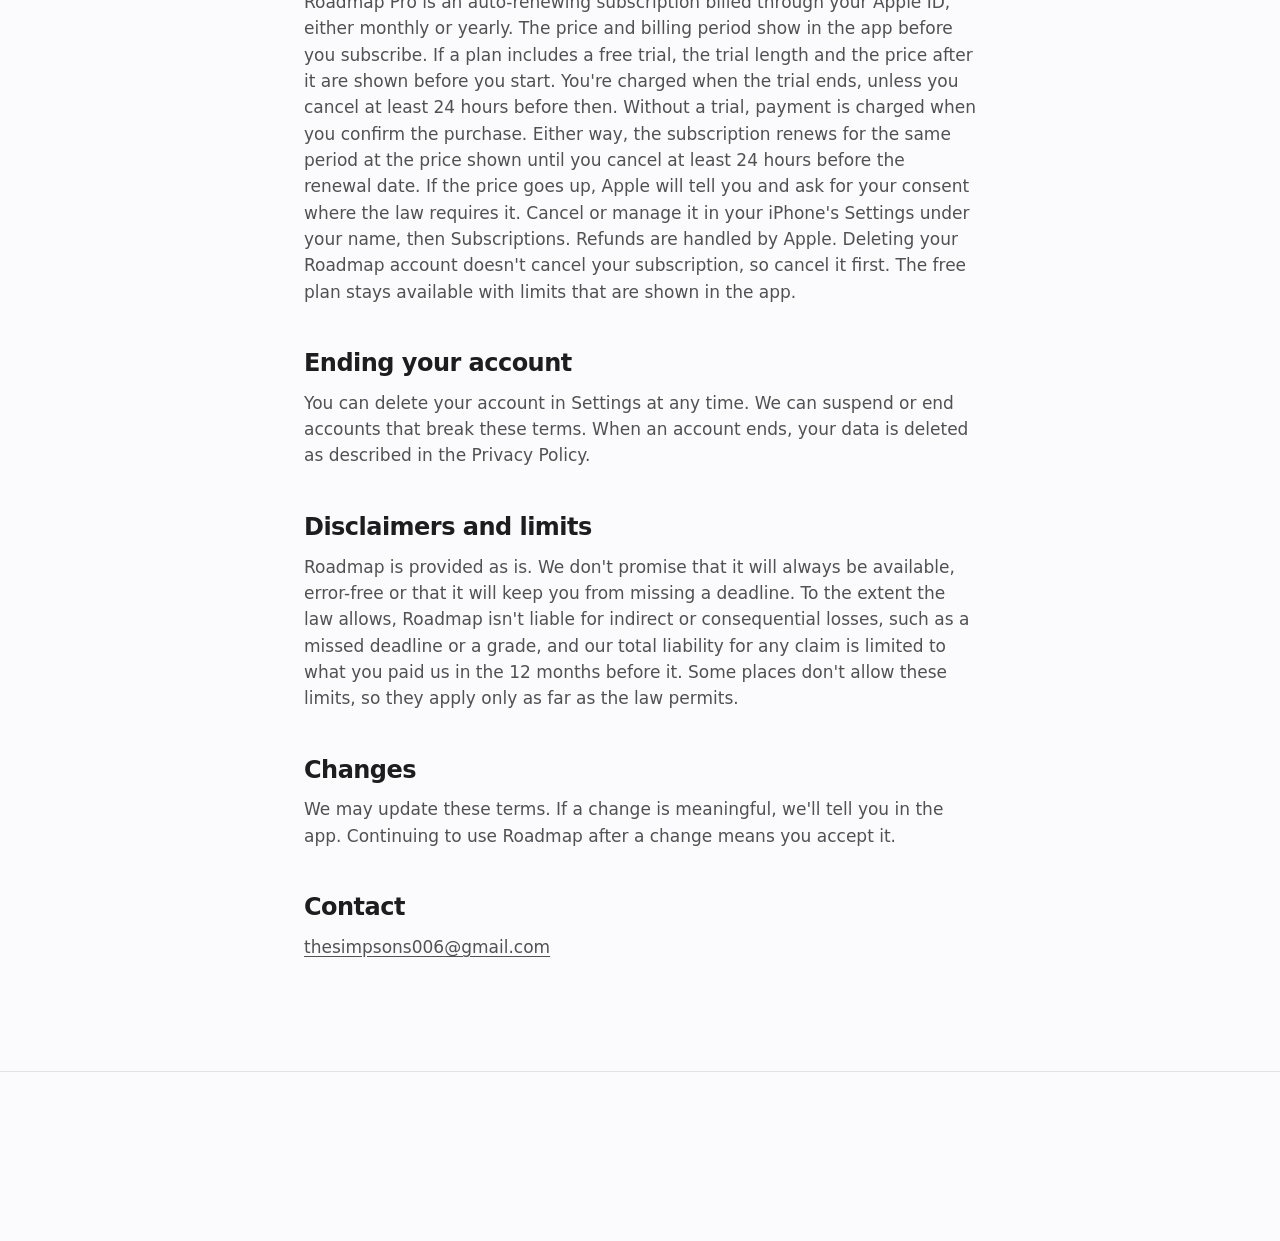
<file: terms/index.html>
<!doctype html>
<html lang="en">
<head>
<meta charset="utf-8">
<meta name="viewport" content="width=device-width, initial-scale=1, viewport-fit=cover">
<title>Terms of Use · Roadmap</title>
<meta name="description" content="The terms for using Roadmap.">
<meta name="theme-color" content="#fbfbfd" media="(prefers-color-scheme: light)">
<meta name="theme-color" content="#000000" media="(prefers-color-scheme: dark)">
<meta property="og:title" content="Terms of Use · Roadmap">
<meta property="og:description" content="The terms for using Roadmap.">
<meta property="og:type" content="website">
<meta property="og:image" content="https://carboy285.github.io/roadmap-site/assets/icon-512.png">
<meta name="twitter:card" content="summary">
<link rel="icon" type="image/png" href="../assets/favicon.png">
<link rel="apple-touch-icon" href="../assets/apple-touch-icon.png">
<link rel="stylesheet" href="../assets/site.css">
</head>
<body>
<nav class="nav" aria-label="Main">
  <div class="wrap">
    <a class="brand" href="../"><img src="../assets/favicon.png" alt="" width="28" height="28">Roadmap</a>
    <ul><li><a href="../#how">How it works</a></li><li><a href="../#features">Features</a></li><li><a href="../#pricing">Pricing</a></li><li><a href="../#privacy">Privacy</a></li><li><a class="btn sm" href="../support/">Support</a></li></ul>
  </div>
</nav>
<main>
<article class="wrap doc"><nav class="toc" aria-label="Policies"><a href="../privacy/">Privacy</a><a href="../terms/" aria-current="page">Terms</a><a href="../eula/">License</a><a href="../licenses/">Open source</a><a href="../support/">Support</a></nav><h1>Terms of Use</h1><p class="meta">Effective November 23, 2026</p>
<p>These terms govern your use of Roadmap. By creating an account or using the app you agree to them. Questions go to <span data-support></span>.</p>
<h2>Who can use Roadmap</h2>
<p>You must be at least 13. If you are under 18, you need a parent or guardian's permission to use Roadmap and to buy a subscription. You're responsible for keeping your password safe and for what happens under your account.</p>
<h2>What Roadmap does</h2>
<p>Roadmap organizes your assignments and suggests study steps, a schedule and reminders. It is a planning aid. Your teacher's instructions and deadlines always come first.</p>
<h2>AI features</h2>
<p>Roadmap and Coach use AI. AI can be wrong, miss details or misread a due date. Check important dates and requirements yourself. Roadmap suggests how to work through an assignment. It doesn't do your assignment for you, and you're responsible for following your school's academic integrity rules.</p>
<h2>Your content</h2>
<p>The assignments and notes you add belong to you. You give Roadmap permission to store and process them to run the app for you, including sending them to an AI provider when you've turned on cloud AI. You promise you have the right to add what you add.</p>
<h2>Acceptable use</h2>
<p>Don't misuse Roadmap. That includes attempting to break or overload it, accessing other people's accounts or data, scraping it, reverse engineering it, using it to harass anyone or break the law, or using it to submit work that isn't yours where your school forbids that.</p>
<h2>Connected services</h2>
<p>Connecting Google Classroom or another school service is optional. Those services have their own terms, and your school may restrict or remove access at any time. Roadmap isn't affiliated with or endorsed by Google, Apple or your school.</p>
<h2>Roadmap Pro subscriptions</h2>
<p>Roadmap Pro is an auto-renewing subscription billed through your Apple ID, either monthly or yearly. The price and billing period show in the app before you subscribe. If a plan includes a free trial, the trial length and the price after it are shown before you start. You're charged when the trial ends, unless you cancel at least 24 hours before then. Without a trial, payment is charged when you confirm the purchase. Either way, the subscription renews for the same period at the price shown until you cancel at least 24 hours before the renewal date. If the price goes up, Apple will tell you and ask for your consent where the law requires it. Cancel or manage it in your iPhone's Settings under your name, then Subscriptions. Refunds are handled by Apple. Deleting your Roadmap account doesn't cancel your subscription, so cancel it first. The free plan stays available with limits that are shown in the app.</p>
<h2>Ending your account</h2>
<p>You can delete your account in Settings at any time. We can suspend or end accounts that break these terms. When an account ends, your data is deleted as described in the Privacy Policy.</p>
<h2>Disclaimers and limits</h2>
<p>Roadmap is provided as is. We don't promise that it will always be available, error-free or that it will keep you from missing a deadline. To the extent the law allows, Roadmap isn't liable for indirect or consequential losses, such as a missed deadline or a grade, and our total liability for any claim is limited to what you paid us in the 12 months before it. Some places don't allow these limits, so they apply only as far as the law permits.</p>
<h2>Changes</h2>
<p>We may update these terms. If a change is meaningful, we'll tell you in the app. Continuing to use Roadmap after a change means you accept it.</p>
<h2>Contact</h2>
<p><span data-support></span></p></article>
</main>
<footer>
  <div class="wrap">
    <span>© 2026 Roadmap. Not affiliated with or endorsed by Apple, Google, Instructure or your school. Apple, iPhone, App Store and Apple Intelligence are trademarks of Apple Inc. Google and Google Classroom are trademarks of Google LLC. Canvas is a trademark of Instructure, Inc.</span>
    <nav aria-label="Footer"><a href="../privacy/">Privacy</a><a href="../terms/">Terms</a><a href="../eula/">License</a><a href="../licenses/">Open source</a><a href="../support/">Support</a></nav>
  </div>
</footer>
<script src="../assets/config.js" defer></script>
<script src="../assets/site.js" defer></script>
</body>
</html>
</file>
<file: assets/site.css>
/* Roadmap site. System type, restrained palette, springy feedback. */
:root {
  --bg: #fbfbfd;
  --bg-2: #f2f2f5;
  --card: #ffffff;
  --ink: #1d1d1f;
  --ink-2: #515154;
  --ink-3: #6e6e73;
  --line: rgba(0, 0, 0, 0.1);
  --glass: rgba(251, 251, 253, 0.72);
  --done: #1f9d55;
  --shadow: 0 1px 2px rgba(0, 0, 0, 0.04), 0 12px 40px -12px rgba(0, 0, 0, 0.18);
  --ease: cubic-bezier(0.22, 1, 0.36, 1);
  /* Springs as easing: smooth is critically damped, bounce is damping 0.8. */
  --spring: linear(0, 0.0476, 0.1527, 0.2777, 0.402, 0.5154, 0.6135, 0.6957, 0.7628, 0.8167, 0.8594, 0.8927, 0.9186, 0.9385, 0.9537, 0.9653, 0.9741, 0.9807, 0.9856, 0.9894, 0.9921, 0.9942, 0.9957, 0.9968, 0.9977, 0.9983, 0.9987, 0.9991, 0.9993, 0.9995, 0.9996, 0.9997, 0.9998, 0.9999, 1);
  --spring-bounce: linear(0, 0.0496, 0.1645, 0.3064, 0.4511, 0.5842, 0.6985, 0.7917, 0.8642, 0.9182, 0.9567, 0.9828, 0.9994, 1.009, 1.0137, 1.0151, 1.0146, 1.013, 1.0109, 1.0086, 1.0066, 1.0048, 1.0034, 1.0022, 1.0013, 1.0007, 1.0003, 1, 0.9999, 0.9998, 1);
  --radius: 22px;
  --max: 1080px;
  color-scheme: light dark;
}
@media (prefers-color-scheme: dark) {
  :root {
    --bg: #000000;
    --bg-2: #0d0d0f;
    --card: #1c1c1e;
    --ink: #f5f5f7;
    --ink-2: #a1a1a6;
    --ink-3: #98989d;
    --line: rgba(255, 255, 255, 0.14);
    --glass: rgba(0, 0, 0, 0.66);
    --done: #32d74b;
    --shadow: 0 1px 2px rgba(0, 0, 0, 0.4), 0 20px 50px -16px rgba(0, 0, 0, 0.8);
  }
}

* { box-sizing: border-box; margin: 0; }
html { -webkit-text-size-adjust: 100%; scroll-behavior: smooth; scroll-padding-top: 5rem; }
body {
  background: var(--bg);
  color: var(--ink);
  font: 1.0625rem/1.55 -apple-system, BlinkMacSystemFont, "SF Pro Text", system-ui, "Segoe UI", sans-serif;
  -webkit-font-smoothing: antialiased;
  text-rendering: optimizeLegibility;
}
img, svg { display: block; max-width: 100%; }
a { color: inherit; }
:focus-visible { outline: 3px solid var(--ink); outline-offset: 3px; border-radius: 8px; }

.wrap { width: min(var(--max), 100% - 3rem); margin-inline: auto; }

/* Type: tracking tightens as size grows, leading tightens too. */
.display {
  font-size: clamp(2.75rem, 8vw, 5.75rem);
  line-height: 1.02;
  letter-spacing: -0.035em;
  font-weight: 700;
  font-optical-sizing: auto;
  text-wrap: balance;
}
h2.title {
  font-size: clamp(2rem, 5vw, 3.25rem);
  line-height: 1.07;
  letter-spacing: -0.028em;
  font-weight: 700;
  text-wrap: balance;
}
h3 { font-size: 1.1875rem; line-height: 1.25; letter-spacing: -0.012em; font-weight: 650; }
.lede { font-size: clamp(1.1875rem, 2.4vw, 1.5rem); line-height: 1.35; letter-spacing: -0.014em; color: var(--ink-2); text-wrap: pretty; }
.eyebrow { font-size: 0.8125rem; font-weight: 600; letter-spacing: 0.06em; text-transform: uppercase; color: var(--ink-3); }

/* Floating glass nav: content scrolls beneath it. */
.nav {
  position: sticky; top: 0; z-index: 50;
  background: transparent;
  transition: background 300ms var(--ease), box-shadow 300ms var(--ease);
}
.nav.scrolled {
  background: var(--glass);
  -webkit-backdrop-filter: blur(22px) saturate(180%);
  backdrop-filter: blur(22px) saturate(180%);
  box-shadow: 0 1px 0 var(--line);
}
.nav .wrap { display: flex; align-items: center; justify-content: space-between; height: 3.5rem; }
.brand { display: flex; align-items: center; gap: 0.6rem; font-weight: 650; letter-spacing: -0.015em; text-decoration: none; }
.brand img { width: 28px; height: 28px; border-radius: 7px; }
.nav ul { display: flex; gap: 1.75rem; list-style: none; padding: 0; font-size: 0.875rem; }
.nav ul a { text-decoration: none; color: var(--ink-2); transition: color 120ms; }
.nav ul a:hover, .nav ul a[aria-current] { color: var(--ink); }
.nav ul a.btn, .nav ul a.btn:hover { color: var(--bg); }

@media (max-width: 640px) { .nav ul li:not(:last-child) { display: none; } }

/* Buttons respond on press, instantly. */
.btn {
  display: inline-flex; align-items: center; justify-content: center; gap: 0.5rem;
  min-height: 3rem; padding: 0 1.5rem; border-radius: 999px;
  background: var(--ink); color: var(--bg);
  font: inherit; font-size: 1rem; font-weight: 600; letter-spacing: -0.01em; text-decoration: none;
  border: 0; cursor: pointer;
  transition: transform 120ms var(--ease), opacity 120ms;
  -webkit-tap-highlight-color: transparent;
}
.btn:hover { opacity: 0.88; }
.btn:active { transform: scale(0.96); opacity: 1; }
.btn.ghost { background: transparent; color: var(--ink); box-shadow: inset 0 0 0 1.5px var(--line); }
.btn.sm { min-height: 2.25rem; padding: 0 1rem; font-size: 0.875rem; }

/* Hero */
.hero { padding: clamp(3.5rem, 9vw, 7rem) 0 clamp(2rem, 5vw, 4rem); text-align: center; overflow-x: clip; }
.hero .lede { max-width: 36ch; margin: 1.5rem auto 0; }
.hero .cta { display: flex; flex-wrap: wrap; gap: 0.75rem; justify-content: center; margin-top: 2.25rem; }
.badge { display: inline-flex; align-items: center; gap: 0.5rem; padding: 0.35rem 0.9rem; border-radius: 999px; font-size: 0.8125rem; font-weight: 600; color: var(--ink-2); box-shadow: inset 0 0 0 1px var(--line); margin-bottom: 1.5rem; }
.badge i { width: 7px; height: 7px; border-radius: 50%; background: var(--done); }

/* Phone mock, built from markup so it stays crisp. Steps are tappable. */
.stage { margin-top: clamp(2.5rem, 6vw, 4.5rem); display: grid; place-items: center; position: relative; }
.stage::before { content: ""; position: absolute; inset: 20% 8% 0; background: radial-gradient(60% 60% at 50% 40%, var(--bg-2), transparent 75%); z-index: -1; }
.phone {
  width: min(330px, 82vw); aspect-ratio: 9 / 18;
  background: var(--card); border-radius: 48px; padding: 11px;
  box-shadow: 0 0 0 1.5px var(--line), 0 2px 4px rgba(0,0,0,.05), 0 30px 80px -20px rgba(0,0,0,.28);
  margin-bottom: 0; text-align: left;
  will-change: transform;
}
.screen { position: relative; height: 100%; border-radius: 36px; background: var(--bg); padding: 0.9rem 1rem 0; overflow: hidden; box-shadow: inset 0 0 0 1px var(--line); }
.island { width: 84px; height: 24px; border-radius: 99px; background: #000; margin: 0 auto 0.5rem; }
.status { display: flex; justify-content: space-between; align-items: center; font-size: 0.75rem; font-weight: 600; padding: 0 0.6rem; margin: -1.9rem 0 1.1rem; height: 1.5rem; }
.status svg { width: 15px; height: 11px; fill: var(--ink); }
.next { margin-top: 0.9rem; font-size: 0.8125rem; }
.next .eyebrow { font-size: 0.6875rem; margin-bottom: 0.4rem; }
.next div { display: flex; justify-content: space-between; padding: 0.7rem 0.8rem; border-radius: 14px; background: var(--ink); color: var(--bg); font-weight: 600; letter-spacing: -0.01em; }
.next span { opacity: 0.65; font-weight: 500; }
.tabs { position: absolute; left: 0; right: 0; bottom: 0; display: flex; justify-content: space-around; padding: 0.7rem 0.5rem 1.1rem; background: var(--glass); -webkit-backdrop-filter: blur(18px) saturate(180%); backdrop-filter: blur(18px) saturate(180%); box-shadow: 0 -1px 0 var(--line); font-size: 0.625rem; font-weight: 600; color: var(--ink-3); }
.tabs span { display: grid; justify-items: center; gap: 0.2rem; }
.tabs svg { width: 20px; height: 20px; stroke: currentColor; fill: none; stroke-width: 1.8; stroke-linecap: round; stroke-linejoin: round; }
.tabs .on { color: var(--ink); }
.screen .date { font-size: 0.75rem; font-weight: 600; letter-spacing: 0.05em; text-transform: uppercase; color: var(--ink-3); }
.screen h4 { font-size: 1.5rem; letter-spacing: -0.03em; line-height: 1.1; margin: 0.15rem 0 0.9rem; }
.ring-row { display: flex; align-items: center; gap: 0.9rem; padding: 0.8rem; border-radius: 16px; background: var(--card); box-shadow: inset 0 0 0 1px var(--line); }
.ring { position: relative; width: 52px; height: 52px; flex: none; }
.ring svg { width: 100%; height: 100%; transform: rotate(-90deg); }
.ring circle { fill: none; stroke-width: 6; }
.ring .track { stroke: var(--line); }
.ring .fill { stroke: var(--ink); stroke-linecap: round; transition: stroke-dashoffset 600ms var(--ease); }
.ring b { position: absolute; inset: 0; display: grid; place-items: center; font-size: 0.8125rem; letter-spacing: -0.02em; }
.ring-row p { font-size: 0.8125rem; line-height: 1.3; color: var(--ink-2); }
.ring-row p strong { display: block; color: var(--ink); font-size: 0.9375rem; letter-spacing: -0.015em; }
.steps { list-style: none; padding: 0; margin-top: 0.9rem; display: grid; gap: 0.5rem; }
.step { display: flex; align-items: center; gap: 0.7rem; width: 100%; padding: 0.7rem 0.8rem; border: 0; border-radius: 14px; background: var(--card); box-shadow: inset 0 0 0 1px var(--line); color: var(--ink); font: inherit; font-size: 0.875rem; text-align: left; cursor: pointer; transition: transform 120ms var(--ease); -webkit-tap-highlight-color: transparent; }
.step:active { transform: scale(0.97); }
.step .box { width: 22px; height: 22px; border-radius: 50%; flex: none; box-shadow: inset 0 0 0 2px var(--ink-3); display: grid; place-items: center; transition: background 200ms, box-shadow 200ms; }
.step .box svg { width: 12px; height: 12px; stroke: var(--bg); stroke-width: 3.4; fill: none; stroke-linecap: round; stroke-linejoin: round; stroke-dasharray: 20; stroke-dashoffset: 20; transition: stroke-dashoffset 280ms var(--ease) 60ms; }
.step[aria-pressed="true"] .box { background: var(--done); box-shadow: none; }
.step[aria-pressed="true"] .box svg { stroke: #fff; stroke-dashoffset: 0; }
.step[aria-pressed="true"] .t { color: var(--ink-3); text-decoration: line-through; text-decoration-color: var(--ink-3); }
.step small { margin-left: auto; color: var(--ink-3); font-size: 0.75rem; white-space: nowrap; }
.hint { margin-top: 1rem; font-size: 0.8125rem; color: var(--ink-3); }

/* Sections */
section { padding: clamp(4.5rem, 11vw, 8.5rem) 0; }
.head { max-width: 40rem; margin-bottom: clamp(2.5rem, 6vw, 4rem); }
.head .lede { margin-top: 1rem; }
.head .eyebrow { margin-bottom: 0.75rem; }
.center { text-align: center; margin-inline: auto; }
.alt { background: var(--bg-2); }

.grid { display: grid; gap: 1rem; grid-template-columns: repeat(auto-fit, minmax(min(100%, 17rem), 1fr)); }
.card { background: var(--card); border-radius: var(--radius); padding: 1.75rem; box-shadow: inset 0 0 0 1px var(--line); display: flex; flex-direction: column; gap: 0.6rem; }
.card p { color: var(--ink-2); font-size: 1rem; line-height: 1.5; text-wrap: pretty; }
.card .ico { width: 44px; height: 44px; border-radius: 12px; display: grid; place-items: center; background: var(--ink); color: var(--bg); margin-bottom: 0.6rem; }
.card .ico svg { width: 22px; height: 22px; stroke: currentColor; fill: none; stroke-width: 1.8; stroke-linecap: round; stroke-linejoin: round; }
.card.wide { grid-column: 1 / -1; }
@media (min-width: 900px) { .card.wide { grid-column: span 2; } }

/* Flow */
.flow { display: grid; gap: 1rem; grid-template-columns: repeat(auto-fit, minmax(min(100%, 15rem), 1fr)); counter-reset: n; }
.flow li { list-style: none; counter-increment: n; padding-top: 1.25rem; border-top: 2px solid var(--ink); }
.flow li::before { content: "0" counter(n); display: block; font-size: 0.8125rem; font-weight: 700; color: var(--ink-3); letter-spacing: 0.06em; margin-bottom: 0.6rem; }
.flow p { color: var(--ink-2); margin-top: 0.4rem; }
.flow { padding: 0; }

/* Privacy block */
.privacy { display: grid; gap: clamp(2rem, 5vw, 4rem); grid-template-columns: repeat(auto-fit, minmax(min(100%, 22rem), 1fr)); align-items: center; }
.facts { list-style: none; padding: 0; display: grid; gap: 0; }
.facts li { display: flex; gap: 1rem; padding: 1.1rem 0; border-top: 1px solid var(--line); }
.facts li:last-child { border-bottom: 1px solid var(--line); }
.facts svg { width: 22px; height: 22px; flex: none; margin-top: 0.2rem; stroke: var(--done); fill: none; stroke-width: 2.4; stroke-linecap: round; stroke-linejoin: round; }
.facts strong { display: block; letter-spacing: -0.01em; }
.facts span { color: var(--ink-2); font-size: 1rem; }

/* Pricing */
.plans { display: grid; gap: 1rem; grid-template-columns: repeat(auto-fit, minmax(min(100%, 19rem), 1fr)); max-width: 52rem; margin-inline: auto; }
.plan { background: var(--card); border-radius: var(--radius); padding: 2rem; box-shadow: inset 0 0 0 1px var(--line); display: flex; flex-direction: column; gap: 1rem; }
.plan.pro { background: var(--ink); color: var(--bg); box-shadow: none; }
.plan .price { font-size: 2.75rem; line-height: 1; letter-spacing: -0.035em; font-weight: 700; }
.plan .price small { font-size: 1rem; font-weight: 500; letter-spacing: 0; opacity: 0.6; }
.plan ul { list-style: none; padding: 0; display: grid; gap: 0.6rem; font-size: 1rem; }
.plan li { display: flex; gap: 0.6rem; }
.plan li::before { content: ""; width: 6px; height: 6px; border-radius: 50%; background: currentColor; opacity: 0.5; margin-top: 0.65rem; flex: none; }
.fine { text-align: center; color: var(--ink-3); font-size: 0.875rem; max-width: 40rem; margin: 1.5rem auto 0; text-wrap: pretty; }

/* FAQ */
.faq { max-width: 44rem; margin-inline: auto; }
details { border-top: 1px solid var(--line); }
details:last-child { border-bottom: 1px solid var(--line); }
summary { list-style: none; cursor: pointer; padding: 1.25rem 0; font-weight: 600; letter-spacing: -0.012em; display: flex; justify-content: space-between; gap: 1rem; align-items: center; }
summary::-webkit-details-marker { display: none; }
summary::after { content: ""; width: 10px; height: 10px; border-right: 2px solid var(--ink-3); border-bottom: 2px solid var(--ink-3); transform: rotate(45deg); transition: transform 280ms var(--ease); flex: none; margin-right: 4px; }
details[open] summary::after { transform: rotate(-135deg); }
details p { padding: 0 0 1.4rem; color: var(--ink-2); max-width: 40rem; text-wrap: pretty; }

/* Closing CTA */
.closer { text-align: center; }
.closer .icon { width: 96px; height: 96px; margin: 0 auto 2rem; border-radius: 22px; box-shadow: var(--shadow); }
.closer .lede { margin: 1rem auto 2rem; max-width: 30ch; }

/* Footer */
footer { padding: 2.5rem 0 3rem; font-size: 0.875rem; color: var(--ink-3); box-shadow: 0 -1px 0 var(--line); }
footer .wrap { display: flex; flex-wrap: wrap; justify-content: space-between; gap: 1rem 2rem; }
footer nav { display: flex; flex-wrap: wrap; gap: 0.5rem 1.5rem; }
footer a { text-decoration: none; color: var(--ink-2); }
footer a:hover { color: var(--ink); text-decoration: underline; }

/* Long-form pages (privacy, terms, support) */
.doc { max-width: 42rem; margin-inline: auto; padding: clamp(3rem, 8vw, 6rem) 0; }
.doc h1 { font-size: clamp(2.25rem, 6vw, 3.5rem); line-height: 1.04; letter-spacing: -0.035em; font-weight: 700; text-wrap: balance; }
.doc .meta { color: var(--ink-3); margin: 0.75rem 0 2.5rem; }
.doc h2 { font-size: 1.5rem; line-height: 1.2; letter-spacing: -0.022em; margin: 2.75rem 0 0.75rem; }
.doc p, .doc li { color: var(--ink-2); text-wrap: pretty; }
.doc p { margin-bottom: 1rem; }
.doc ul { padding-left: 1.25rem; margin-bottom: 1rem; display: grid; gap: 0.6rem; }
.doc strong { color: var(--ink); font-weight: 600; }
.doc a { text-underline-offset: 3px; }
.doc .toc { display: flex; flex-wrap: wrap; gap: 0.5rem; margin: 0 0 2.5rem; }
.doc .toc a { text-decoration: none; font-size: 0.875rem; padding: 0.4rem 0.9rem; border-radius: 99px; box-shadow: inset 0 0 0 1px var(--line); color: var(--ink-2); }
.doc .toc a[aria-current] { background: var(--ink); color: var(--bg); box-shadow: none; }

/* Scroll reveal: starts from the current state, never blocks input. */
.js .reveal { opacity: 0; transform: translateY(18px); transition: opacity 700ms var(--ease), transform 700ms var(--ease); transition-delay: var(--d, 0ms); }
.js .reveal.in { opacity: 1; transform: none; }


/* ---------- Polish layer ---------- */
html { scroll-behavior: smooth; }
body { overflow-x: clip; }

/* Skip work for sections below the fold. */
section + section, footer { content-visibility: auto; contain-intrinsic-size: auto 720px; }

/* Hero depth */
.hero { position: relative; }
.hero::before { content: ""; position: absolute; inset: -10% -10% auto; height: 70%; z-index: -1; pointer-events: none;
  background: radial-gradient(50% 50% at 50% 0%, var(--bg-2), transparent 70%); }
.stage::before { inset: 10% 0 0; background: radial-gradient(45% 55% at 50% 50%, var(--bg-2), transparent 75%); }
.hero .display { animation: arrive 900ms var(--spring) both; }
.hero .lede { animation: arrive 900ms var(--spring) 90ms both; }
.hero .cta, .hero .badge { animation: arrive 900ms var(--spring) 160ms both; }
.stage { animation: arrive 1100ms var(--spring) 240ms both; }
@keyframes arrive { from { opacity: 0; transform: translateY(24px); } }

/* Phone drifts as you scroll. Runs on the compositor where supported. */
@supports (animation-timeline: scroll()) {
  .phone { animation: drift linear both; animation-timeline: scroll(root); animation-range: 0 60vh; }
  @keyframes drift { to { transform: translateY(-36px) scale(0.97); } }
}

/* Cards: spring lift on devices with a real pointer. */
.card { transition: transform 500ms var(--spring), box-shadow 300ms; }
@media (hover: hover) and (pointer: fine) {
  .card:hover { transform: translateY(-4px); box-shadow: inset 0 0 0 1px var(--line), var(--shadow); }
}
.card:active { transform: scale(0.985); transition-duration: 120ms; }

/* Bento visuals */
.card.split { overflow: hidden; }
.card.split .chat { margin-top: auto; padding-top: 0.6rem; }
@media (min-width: 700px) { .card.wide.split { flex-direction: row; align-items: center; gap: 2.5rem; } .card.wide.split > div:first-child { flex: 1; display: grid; gap: 0.6rem; } }
.week { display: grid; grid-template-columns: repeat(5, 1fr); gap: 0.5rem; flex: 1.1; width: 100%; min-height: 9.5rem; align-items: end; }
.week div { display: grid; gap: 0.35rem; align-content: end; font-size: 0.6875rem; font-weight: 600; color: var(--ink-3); text-align: center; }
.week i { display: block; border-radius: 9px; background: var(--bg-2); box-shadow: inset 0 0 0 1px var(--line); }
.week i.a { height: 2rem; } .week i.b { height: 3.4rem; } .week i.c { height: 1.4rem; }
.week i.on { background: var(--ink); box-shadow: none; }
.week i.lock { background: transparent; box-shadow: inset 0 0 0 1.5px var(--ink); }
.chat { display: grid; gap: 0.45rem; font-size: 0.875rem; line-height: 1.35; }
.chat span { padding: 0.55rem 0.8rem; border-radius: 16px; max-width: 88%; }
.chat .me { justify-self: end; background: var(--ink); color: var(--bg); border-bottom-right-radius: 5px; }
.chat .ai { background: var(--bg-2); color: var(--ink); border-bottom-left-radius: 5px; box-shadow: inset 0 0 0 1px var(--line); }

/* Spring-driven reveal and press-release */
.js .reveal { transition: opacity 600ms var(--ease), transform 900ms var(--spring); transition-delay: var(--d, 0ms); }
.btn { transition: transform 400ms var(--spring), opacity 120ms; }
.btn:active { transition-duration: 90ms; }
.step { transition: transform 400ms var(--spring); }
.step:active { transition-duration: 90ms; }
.step .box { transition: background 200ms, box-shadow 200ms, transform 500ms var(--spring-bounce); }
.step[aria-pressed="true"] .box { animation: pop 500ms var(--spring-bounce); }
@keyframes pop { from { transform: scale(0.7); } }
summary { transition: color 120ms; }
summary:hover { color: var(--ink-2); }
details > p { animation: arrive 500ms var(--spring) both; }

/* Accessibility signals */
@media (prefers-reduced-motion: reduce) {
  .hero .display, .hero .lede, .hero .cta, .hero .badge, .stage, details > p, .step[aria-pressed="true"] .box { animation: none; }
  .phone { animation: none; }
  .card, .card:hover, .card:active { transform: none; }
  html { scroll-behavior: auto; }
  .js .reveal { transform: none; transition: opacity 200ms; }
  .ring .fill, .step .box svg, summary::after { transition: none; }
  .btn:active, .step:active { transform: none; }
}
@media (prefers-reduced-transparency: reduce) {
  .nav, .nav.scrolled { background: var(--bg); -webkit-backdrop-filter: none; backdrop-filter: none; }
}
@media (prefers-contrast: more) {
  :root { --line: rgba(128, 128, 128, 0.7); --ink-2: var(--ink); --ink-3: var(--ink-2); }
}
</file>
